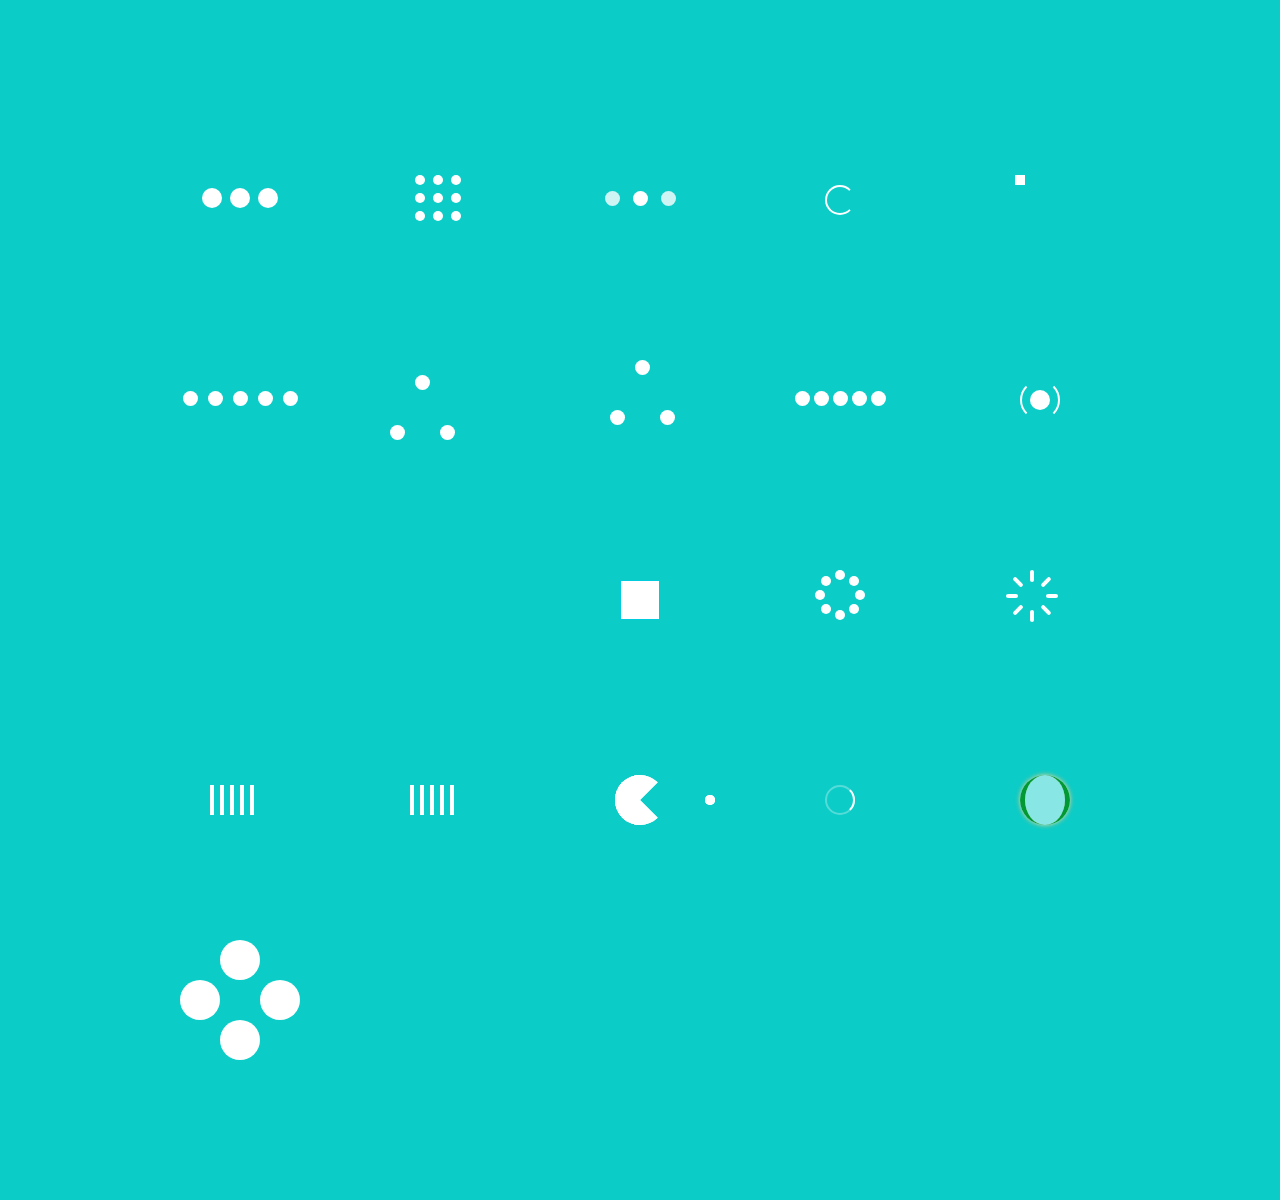
<file: css等待动画/index.html>
<!DOCTYPE html>
<html lang="en">
<head>
    <meta charset="UTF-8">
    <title>css loading</title>
    <link rel="stylesheet" href="base.css">
    <link rel="stylesheet" href="loading.css">
</head>
<body>
<div class="container">
    <div class="loading">
        <div class="inner ball_plus">
            <div></div>
            <div></div>
            <div></div>
        </div>
    </div>
    <div class="loading">
        <div class="inner ball_grid">
            <div></div>
            <div></div>
            <div></div>
            <div></div>
            <div></div>
            <div></div>
            <div></div>
            <div></div>
            <div></div>
        </div>
    </div>
    <div class="loading">
        <div class="inner ball_rotate">
            <div></div>
        </div>
    </div>
    <div class="loading">
        <div class="inner ball_line">
            <div></div>
        </div>
    </div>
    <div class="loading">
        <div class="inner cube_transition">
            <div></div>
            <div></div>
        </div>
    </div>
    <div class="loading">
        <div class="inner ball_five">
            <div></div>
            <div></div>
            <div></div>
            <div></div>
            <div></div>
        </div>
    </div>
    <div class="loading">
        <div class="inner ball_triangle">
            <div></div>
            <div></div>
            <div></div>
        </div>
    </div>
    <div class="loading">
        <div class="inner ball_triangle_path">
            <div></div>
            <div></div>
            <div></div>
        </div>
    </div>
    <div class="loading">
        <div class="inner ball_snake">
            <div></div>
            <div></div>
            <div></div>
            <div></div>
            <div></div>
        </div>
    </div>
    <div class="loading">
        <div class="inner ball_concentric">
            <div>
                <div></div>
            </div>
        </div>
    </div>
    <div class="loading">
        <div class="inner ball_scale">
            <div></div>
            <div></div>
            <div></div>
        </div>
    </div>
    <div class="loading">
        <div class="inner ball_scale_line">
            <div></div>
            <div></div>
            <div></div>
        </div>
    </div>
    <div class="loading">
        <div class="inner square">
            <div></div>
        </div>
    </div>
    <div class="loading">
        <div class="inner ball_spin_fade">
            <div></div>
            <div></div>
            <div></div>
            <div></div>
            <div></div>
            <div></div>
            <div></div>
            <div></div>
        </div>
    </div>
    <div class="loading">
        <div class="inner square_spin_fade">
            <div></div>
            <div></div>
            <div></div>
            <div></div>
            <div></div>
            <div></div>
            <div></div>
            <div></div>
        </div>
    </div>
    <div class="loading">
        <div class="inner square_volume_mid">
            <div></div>
            <div></div>
            <div></div>
            <div></div>
            <div></div>
        </div>
    </div>
    <div class="loading">
        <div class="inner square_volume_left">
            <div></div>
            <div></div>
            <div></div>
            <div></div>
            <div></div>
        </div>
    </div>
    <div class="loading">
        <div class="inner ball_eating">
            <div></div>
            <div></div>
            <div></div>
            <div></div>
            <div></div>
        </div>
    </div>
    <div class="loading">
        <div class="inner ball_line_rotate">
            <div></div>
            <div></div>
        </div>
    </div>
    <div class="loading">
        <div class="inner ball_3d_rotate">
            <div></div>
            <div></div>
        </div>
    </div>
    <div class="loading">
        <div class="inner ball_ellipse">
            <div></div>
            <div></div>
            <div></div>
            <div></div>
            <div></div>
        </div>
    </div>
    <div class="loading"></div>
    <div class="loading"></div>
</div>
</body>
</html>
</file>
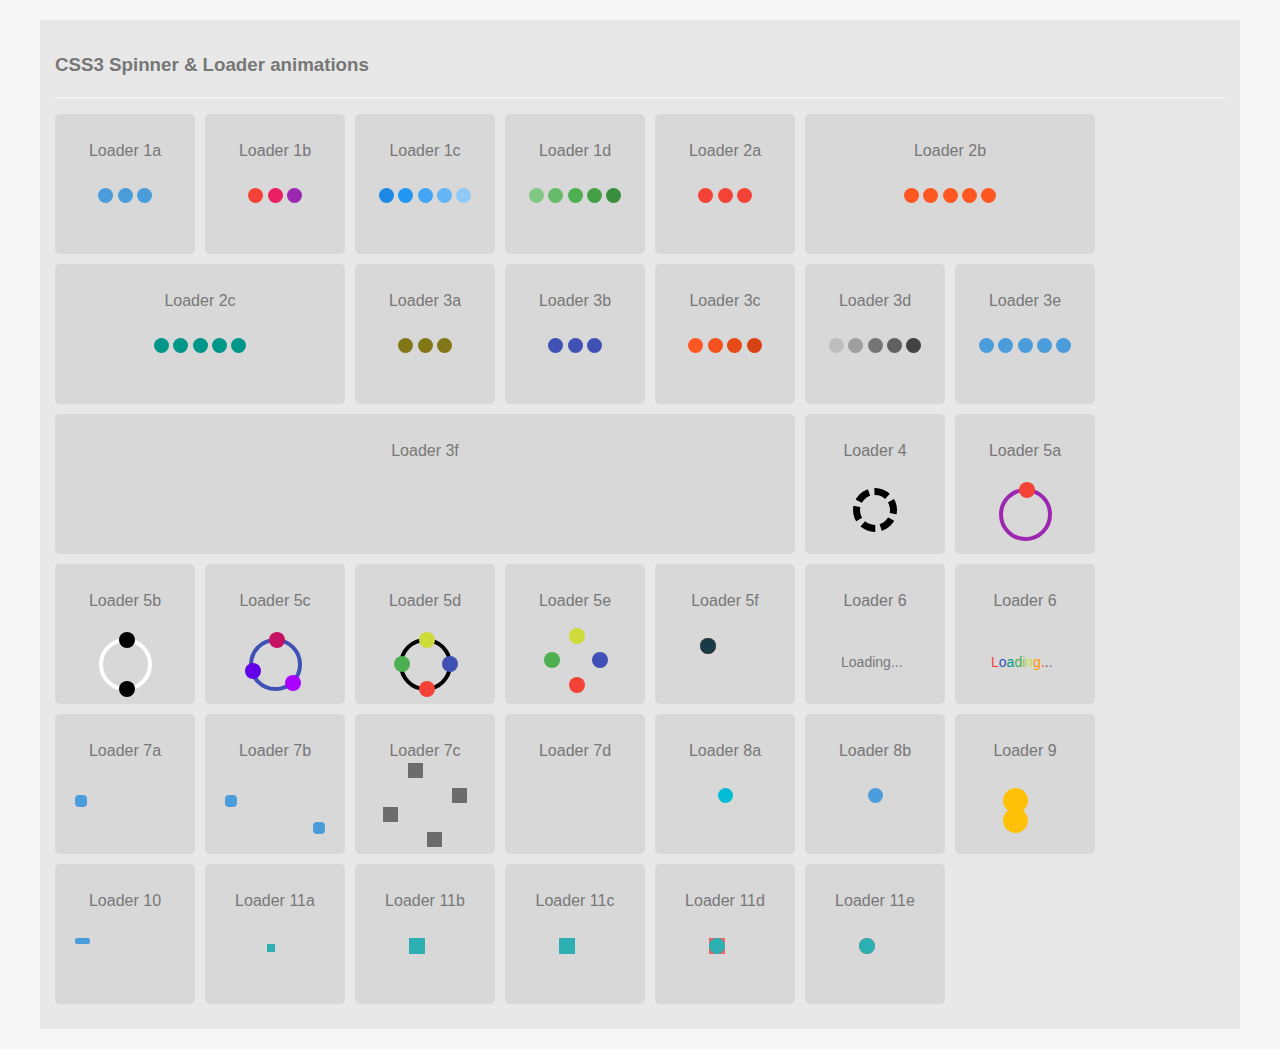
<file: moreloading/index.html>
<!DOCTYPE html>
<html>
<head>
    <meta charset="UTF-8">
    <title>纯CSS3 Loading加载动画DEMO演示</title>

    <link rel="stylesheet" href="style.css">

</head>

<body>
<div class="content">
    <h3>CSS3 Spinner & Loader animations</h3>
    <div class="wrapp">
        <div class="load-1">
            <p>Loader 1a</p>
            <div class="k-line k-line1-1"></div>
            <div class="k-line k-line1-2"></div>
            <div class="k-line k-line1-3"></div>
        </div>
    </div>
    <div class="wrapp">
        <div class="load-1">
            <p>Loader 1b</p>
            <div class="k-line k-line2-1"></div>
            <div class="k-line k-line2-2"></div>
            <div class="k-line k-line2-3"></div>
        </div>
    </div>
    <div class="wrapp">
        <div class="load-1">
            <p>Loader 1c</p>
            <div class="k-line k-line3-1"></div>
            <div class="k-line k-line3-2"></div>
            <div class="k-line k-line3-3"></div>
            <div class="k-line k-line3-4"></div>
            <div class="k-line k-line3-5"></div>
        </div>
    </div>
    <div class="wrapp">
        <div class="load-1">
            <p>Loader 1d</p>
            <div class="k-line k-line4-1"></div>
            <div class="k-line k-line4-2"></div>
            <div class="k-line k-line4-3"></div>
            <div class="k-line k-line4-4"></div>
            <div class="k-line k-line4-5 "></div>
        </div>
    </div>
    <div class="wrapp">
        <div class="load-2">
            <p>Loader 2a</p>
            <div class="k-line k-line5-1"></div>
            <div class="k-line k-line5-2"></div>
            <div class="k-line k-line5-3"></div>
        </div>
    </div>
    <div class="wrapp" style="width:250px">
        <div class="load-2">
            <p>Loader 2b</p>
            <div class="k-line k-line6-1"></div>
            <div class="k-line k-line6-2"></div>
            <div class="k-line k-line6-3"></div>
            <div class="k-line k-line6-4"></div>
            <div class="k-line k-line6-5"></div>
        </div>
    </div>
    <div class="wrapp" style="width:250px">
        <div class="load-2">
            <p>Loader 2c</p>
            <div class="k-line k-line6b-1"></div>
            <div class="k-line k-line6b-2"></div>
            <div class="k-line k-line6b-3"></div>
            <div class="k-line k-line6b-4"></div>
            <div class="k-line k-line6b-5"></div>
        </div>
    </div>
    <div class="wrapp">
        <div class="load-3">
            <p>Loader 3a</p>
            <div class="k-line k-line7-1"></div>
            <div class="k-line k-line7-2"></div>
            <div class="k-line k-line7-3"></div>
        </div>
    </div>
    <div class="wrapp">
        <div class="load-3">
            <p>Loader 3b</p>
            <div class="k-line k-line8-1"></div>
            <div class="k-line k-line8-2"></div>
            <div class="k-line k-line8-3"></div>
        </div>
    </div>
    <div class="wrapp">
        <div class="load-3">
            <p>Loader 3c</p>
            <div class="k-line k-line9-1"></div>
            <div class="k-line k-line9-2"></div>
            <div class="k-line k-line9-3"></div>
            <div class="k-line k-line9-4"></div>
        </div>
    </div>
    <div class="wrapp">
        <div class="load-3">
            <p>Loader 3d</p>
            <div class="k-line k-line9b-1"></div>
            <div class="k-line k-line9b-2"></div>
            <div class="k-line k-line9b-3"></div>
            <div class="k-line k-line9b-4"></div>
            <div class="k-line k-line9b-5"></div>
        </div>
    </div>
    <div class="wrapp">
        <div class="load-3">
            <p>Loader 3e</p>
            <div class="k-line k-line11-1"></div>
            <div class="k-line k-line11-2"></div>
            <div class="k-line k-line11-3"></div>
            <div class="k-line k-line11-4"></div>
            <div class="k-line k-line11-5"></div>
        </div>
    </div>
    <div class="wrapp" style="width:700px">
        <div class="load-3">
            <p>Loader 3f</p>
            <div class="k-line2 k-line12-1"></div>
            <div class="k-line2 k-line12-2"></div>
            <div class="k-line2 k-line12-3"></div>
            <div class="k-line2 k-line12-4"></div>
            <div class="k-line2 k-line12-5"></div>
            <div class="k-line2 k-line12-6"></div>
            <div class="k-line2 k-line12-7"></div>
            <div class="k-line2 k-line12-8"></div>
        </div>
    </div>
    <div class="wrapp">
        <!-- Loader 4 don't work on firefox because of the border-radius and the "dashed" style. -->
        <div class="load-4">
            <p>Loader 4</p>
            <div class="k-ring-1"></div>
        </div>
    </div>
    <div class="wrapp">
        <div class="load-5">
            <p>Loader 5a</p>
            <div class="k-ring-2">
                <div class="k-ball-holder">
                    <div class="k-ball1a"></div>
                </div>
            </div>
        </div>
    </div>
    <div class="wrapp">
        <div class="load-5">
            <p>Loader 5b</p>
            <div class="k-ring-2" style="border-color:#FFFFFF;">
                <div class="k-ball-holder">
                    <div class="k-ball1b"></div>
                    <div class="k-ball2a"></div>
                </div>
            </div>
        </div>
    </div>
    <div class="wrapp">
        <div class="load-5">
            <p>Loader 5c</p>
            <div class="k-ring-2" style="border-color:#3F51B5;">
                <div class="k-ball-holder2">
                    <div class="k-ball1c"></div>
                    <div class="k-ball3"></div>
                    <div class="k-ball4"></div>
                </div>
            </div>
        </div>
    </div>
    <div class="wrapp">
        <div class="load-5">
            <p>Loader 5d</p>
            <div class="k-ring-2" style="border-color:#000000;">
                <div class="k-ball-holder2">
                    <div class="k-ball1d"></div>
                    <div class="k-ball2b"></div>
                    <div class="k-ball5a"></div>
                    <div class="k-ball6a"></div>
                </div>
            </div>
        </div>
    </div>
    <div class="wrapp">
        <div class="load-5">
            <p>Loader 5e</p>
            <div class="k-ring-2" style="border:hidden;">
                <div class="k-ball-holder2">
                    <div class="k-ball1e"></div>
                    <div class="k-ball2c"></div>
                    <div class="k-ball5b"></div>
                    <div class="k-ball6b"></div>
                </div>
            </div>
        </div>
    </div>
    <div class="wrapp">
        <div class="load-5">
            <p>Loader 5f</p>
            <div class="k-ball-holder3">
                <div class="k-ball7a"></div>
                <div class="k-ball7b"></div>
                <div class="k-ball7c"></div>
                <div class="k-ball7d"></div>
            </div>
        </div>
    </div>
    <div class="wrapp">
        <div class="load-6">
            <p>Loader 6</p>
            <div class="k-letter-holder">
                <div class="k-letter-1 k-letter">L</div>
                <div class="k-letter-2 k-letter">o</div>
                <div class="k-letter-3 k-letter">a</div>
                <div class="k-letter-4 k-letter">d</div>
                <div class="k-letter-5 k-letter">i</div>
                <div class="k-letter-6 k-letter">n</div>
                <div class="k-letter-7 k-letter">g</div>
                <div class="k-letter-8 k-letter">.</div>
                <div class="k-letter-9 k-letter">.</div>
                <div class="k-letter-10 k-letter">.</div>
            </div>
        </div>
    </div>
    <div class="wrapp">
        <div class="load-6">
            <p>Loader 6</p>
            <div class="k-letter-holder">
                <div class="k-letter-1b k-letter">L</div>
                <div class="k-letter-2b k-letter">o</div>
                <div class="k-letter-3b k-letter">a</div>
                <div class="k-letter-4b k-letter">d</div>
                <div class="k-letter-5b k-letter">i</div>
                <div class="k-letter-6b k-letter">n</div>
                <div class="k-letter-7b k-letter">g</div>
                <div class="k-letter-8b k-letter">.</div>
                <div class="k-letter-9b k-letter">.</div>
                <div class="k-letter-10b k-letter">.</div>
            </div>
        </div>
    </div>
    <div class="wrapp">
        <div class="load-7">
            <p>Loader 7a</p>
            <div class="k-square-holder">
                <div class="k-square"></div>
            </div>
        </div>
    </div>
    <div class="wrapp">
        <div class="load-7">
            <p>Loader 7b</p>
            <div class="k-square-holder">
                <div class="k-square"></div>
            </div>
            <div class="k-square-holder">
                <div class="k-square2"></div>
            </div>
        </div>
    </div>
    <div class="wrapp">
        <div class="load-7">
            <p>Loader 7c</p>
            <div class='k-square-holder2'>
                <div class='k-square3 k-square3a'></div>
                <div class='k-square3 k-square3b'></div>
                <div class='k-square3 k-square3c'></div>
                <div class='k-square3 k-square3d'></div>
            </div>
        </div>
    </div>
    <div class="wrapp">
        <div class="load-7">
            <p>Loader 7d</p>
            <div class='k-square-holder2'>
                <div class='k-square4 k-square4a'></div>
                <div class='k-square4 k-square4b'></div>
                <div class='k-square4 k-square4c'></div>
                <div class='k-square4 k-square4d'></div>
            </div>
        </div>
    </div>
    <div class="wrapp">
        <div class="load-8">
            <p>Loader 8a</p>
            <div class="k-line k-line10"></div>
        </div>
    </div>
    <div class="wrapp">
        <div class="load-8">
            <p>Loader 8b</p>
            <div class="k-line k-line10b"></div>
        </div>
    </div>
    <div class="wrapp">
        <div class="load-9">
            <p>Loader 9</p>
            <div class="k-spinner">
                <div class="k-bubble-1"></div>
                <div class="k-bubble-2"></div>
            </div>
        </div>
    </div>
    <div class="wrapp">
        <div class="load-10">
            <p>Loader 10</p>
            <div class="k-bar"></div>
        </div>
    </div>
    <div class="wrapp">
        <div class="load-11">
            <p>Loader 11a</p>
            <div class="k-loader k-small"></div>
        </div>
    </div>
    <div class="wrapp">
        <div class="load-12">
            <p>Loader 11b</p>
            <div class="k-loader"></div>
        </div>
    </div>
    <div class="wrapp">
        <div class="load-13">
            <p>Loader 11c</p>
            <div class="k-loader k-circle-before"></div>
        </div>
    </div>
    <div class="wrapp">
        <div class="load-14">
            <p>Loader 11d</p>
            <div class="k-loader k-circle-after"></div>
        </div>
    </div>
    <div class="wrapp">
        <div class="load-15">
            <p>Loader 11e</p>
            <div class="k-loader k-circle"></div>
        </div>
    </div>
</div>
<div class="clear"></div>

<div style="text-align:center;clear:both;">
    <!--<script src="/gg_bd_ad_720x90.js" type="text/javascript"></script>-->
    <!--<script src="/follow.js" type="text/javascript"></script>-->
</div>
</body>
</html>
</file>
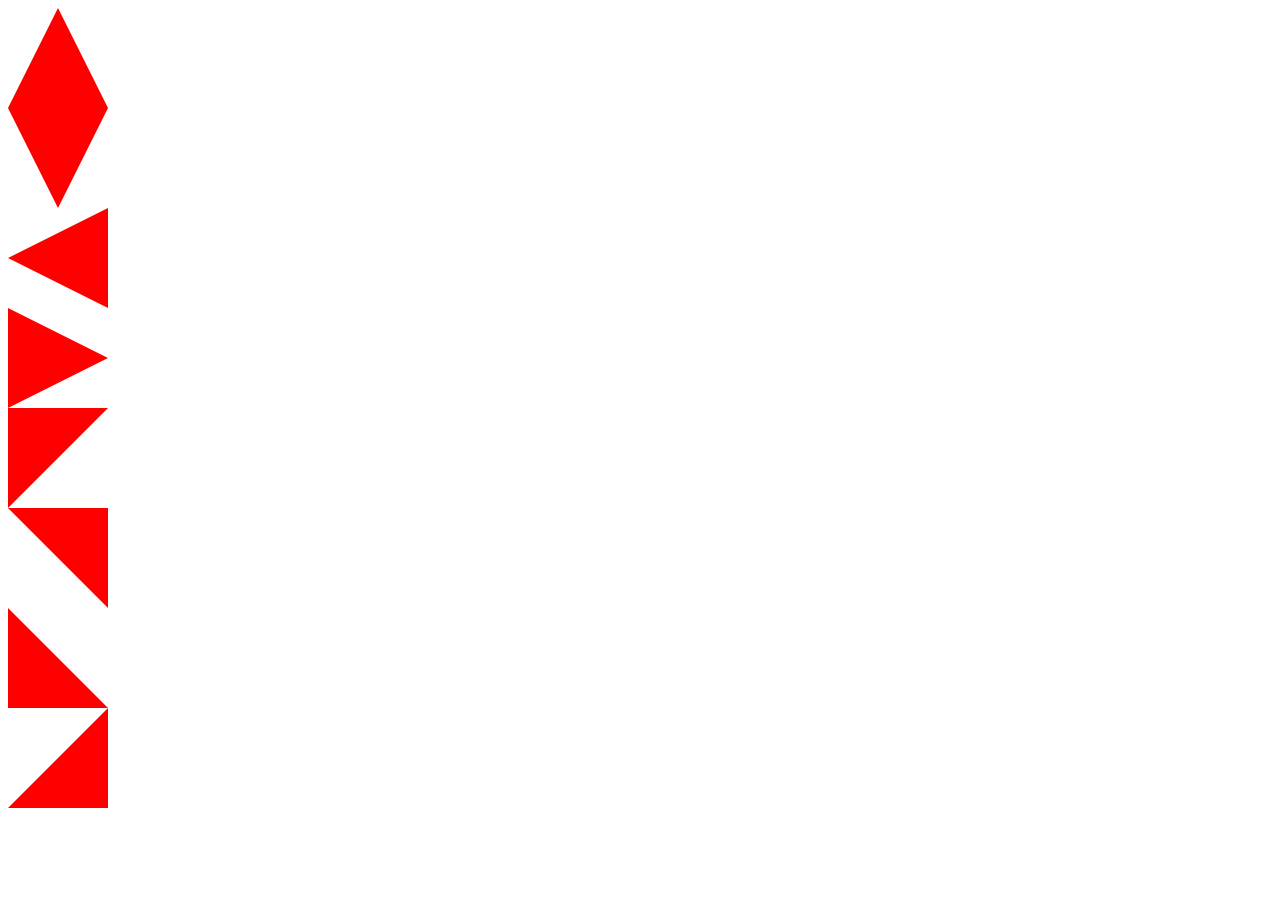
<file: css三角形.html>
<!DOCTYPE html>
<html lang="en">
<head>
    <meta charset="UTF-8">
    <title>css三角形</title>
    <style>
        #triangle-up {
            width: 0;
            height: 0;
            border-left: 50px solid transparent;
            border-right: 50px solid transparent;
            border-bottom: 100px solid red;
        }
        #triangle-down {
            width: 0;
            height: 0;
            border-left: 50px solid transparent;
            border-right: 50px solid transparent;
            border-top: 100px solid red;
        }
        #triangle-left {
            width: 0;
            height: 0;
            border-top: 50px solid transparent;
            border-right: 100px solid red;
            border-bottom: 50px solid transparent;
        }
        #triangle-right {
            width: 0;
            height: 0;
            border-top: 50px solid transparent;
            border-left: 100px solid red;
            border-bottom: 50px solid transparent;
        }
        #triangle-topleft {
            width: 0;
            height: 0;
            border-top: 100px solid red;
            border-right: 100px solid transparent;
        }
        #triangle-topright {
            width: 0;
            height: 0;
            border-top: 100px solid red;
            border-left: 100px solid transparent;
        }
        #triangle-bottomleft {
            width: 0;
            height: 0;
            border-bottom: 100px solid red;
            border-right: 100px solid transparent;
        }
        #triangle-bottomright {
            width: 0;
            height: 0;
            border-bottom: 100px solid red;
            border-left: 100px solid transparent;
        }
    </style>
</head>
<body>
<div id="triangle-up"></div>
<div id="triangle-down"></div>
<div id="triangle-left"></div>
<div id="triangle-right"></div>
<div id="triangle-topleft"></div>
<div id="triangle-topright"></div>
<div id="triangle-bottomleft"></div>
<div id="triangle-bottomright"></div>
</body>
</html>
</file>
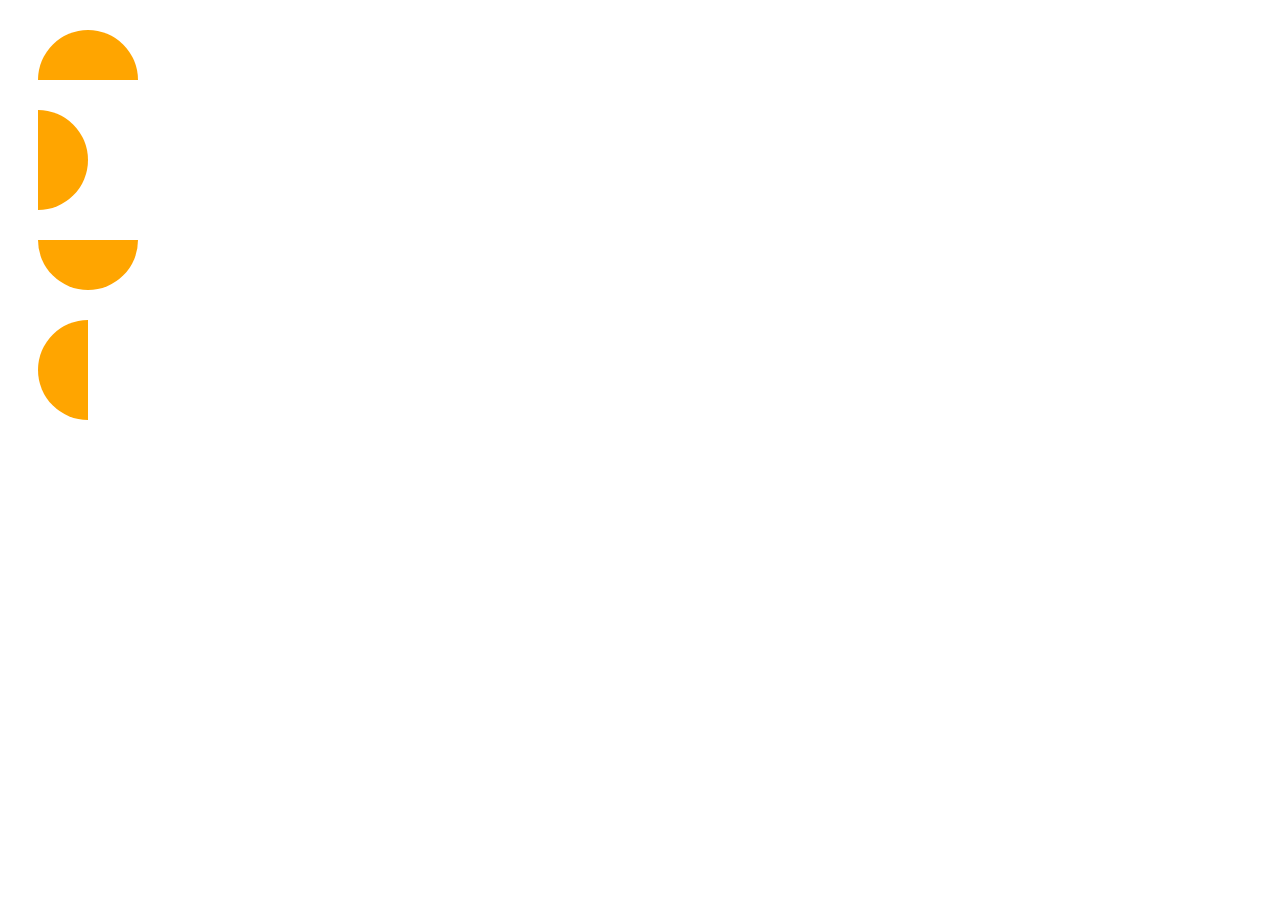
<file: css半圆.html>
<!DOCTYPE html>
<html lang="en">
<head>
    <meta charset="UTF-8">
    <title>Title</title>
    <style>
        .semicircle {
            background-color: orange;
            margin: 30px;
        }
        .top {
            width: 100px;/*宽度为高度的2倍*/
            height: 50px;
            border-radius: 50px 50px 0 0;/*圆角半径为高度的值*/
        }
        .right {
            height: 100px;/*高度为宽度的2倍*/
            width: 50px;
            border-radius: 0 50px 50px 0;/*圆角半径为宽度的值*/
        }
        .bottom {
            width: 100px;/*宽度为高度的2倍*/
            height: 50px;
            border-radius: 0 0 50px 50px;/*圆角半径为高度的值*/
        }
        .left {
            width: 50px;
            height: 100px;/*高度为宽度的2倍*/
            border-radius: 50px 0 0 50px;/*圆角半径为宽度的值*/
        }
    </style>
</head>
<body>
    <div class="semicircle top"></div>
    <div class="semicircle right"></div>
    <div class="semicircle bottom"></div>
    <div class="semicircle left"></div>
</body>
</html>
</file>
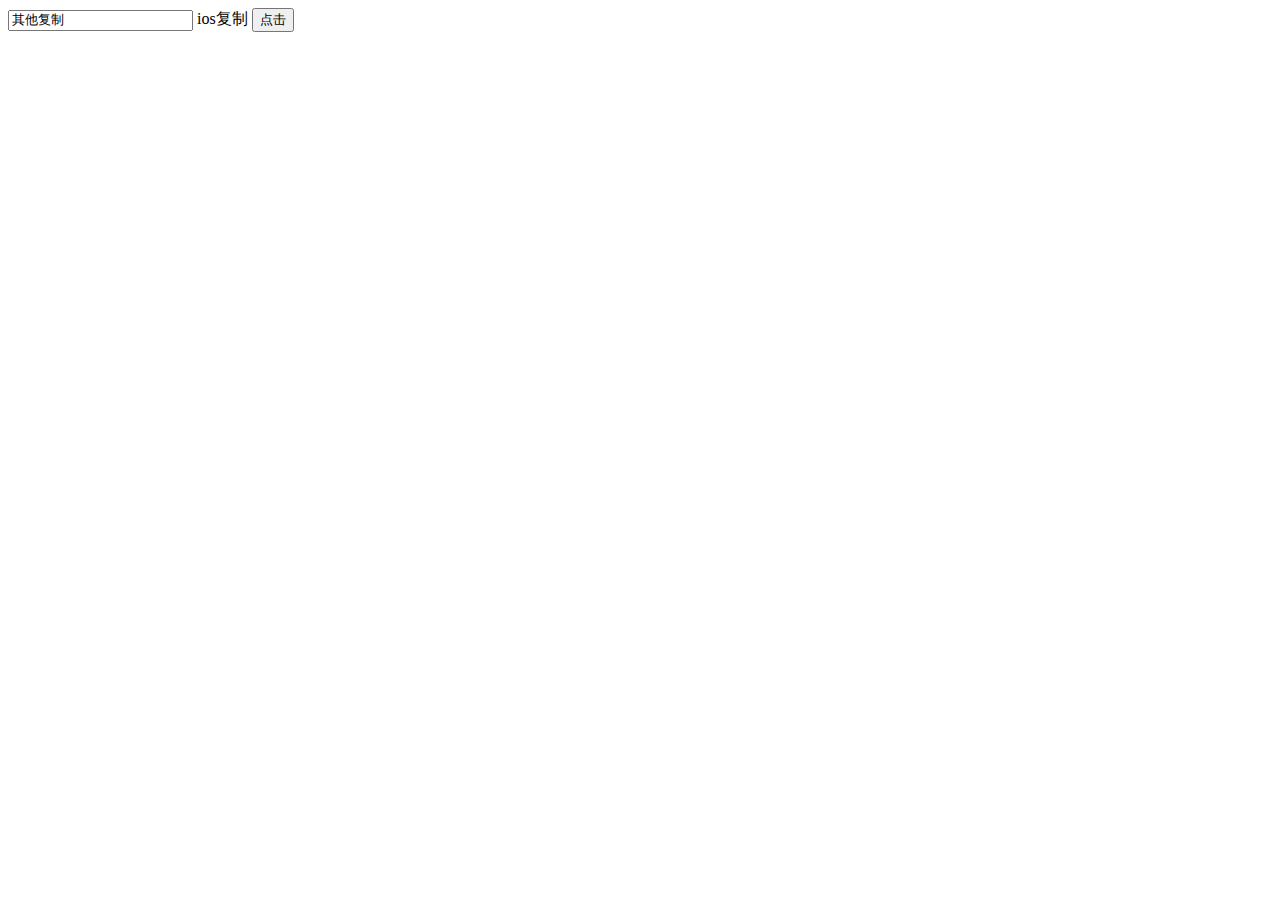
<file: js复制.html>
<!DOCTYPE html>
<html lang="en">
<head>
    <meta charset="UTF-8">
    <title>Title</title>
</head>
<body>
<input id="biao1" value="其他复制"/>
<span id="biaoios">ios复制</span>

<button onclick="img()">点击</button>
<script type="text/javascript">

function img () {
    if (navigator.userAgent.match(/(iPhone|iPod|iPad);?/i)) {//区分iPhone设备
        window.getSelection().removeAllRanges();//这段代码必须放在前面否则无效
        var Url2 = document.getElementById("biaoios");//要复制文字的节点
        var range = document.createRange();
        alert(range)
        // 选中需要复制的节点
        range.selectNode(Url2);
        // 执行选中元素
        window.getSelection().addRange(range);
        // 执行 copy 操作
        var successful = document.execCommand('copy');
        // 移除选中的元素
        window.getSelection().removeAllRanges();
        alert('复制成功')
    } else {
        var Url2 = document.getElementById("biao1");//要复制文字的节点
        Url2.select(); // 选择对象
        console.log(Url2)
        document.execCommand("Copy"); // 执行浏览器复制命令
        alert('复制成功')
    }
}
</script>
</body>
</html>
</file>
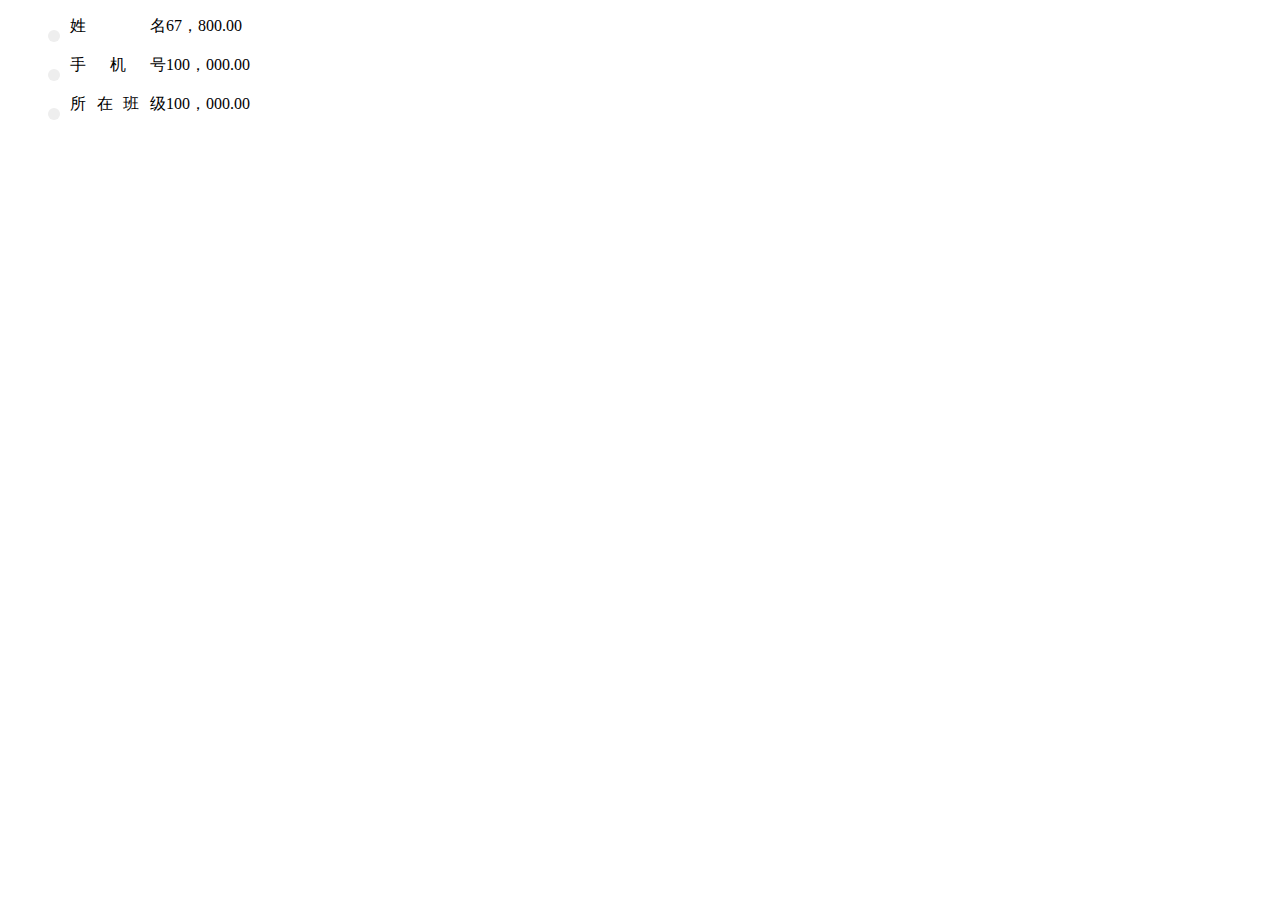
<file: 两端对齐.html>
<!DOCTYPE html>
<html lang="en">
<head>
    <meta charset="UTF-8">
    <title>Title</title>
    <style>
        li {
            position: relative;
            display: block;
            overflow: hidden;
        }

        span:first-child {
            position: relative;
            width: 96px;
            text-align: justify;
            float: left;
            padding-left: 22px;
        }

        span:first-child::before {
            content: '';
            position: absolute;
            left: 0;
            top: 50%;
            width: 12px;
            height: 12px;
            margin-top: -6px;
            background-color: #eee;
            border-radius: 50%;
        }

        span:first-child::after {
            content: '';
            display: inline-block;
            width: 100%;
        }
    </style>
</head>
<body>
<ul>
    <li>
        <span>姓名</span>
        <span>67，800.00</span>
    </li>
    <li>
        <span>手机号</span>
        <span>100，000.00</span>
    </li>
    <li>
        <span>所在班级</span>
        <span>100，000.00</span>
    </li>
</ul>
</body>
</html>
</file>
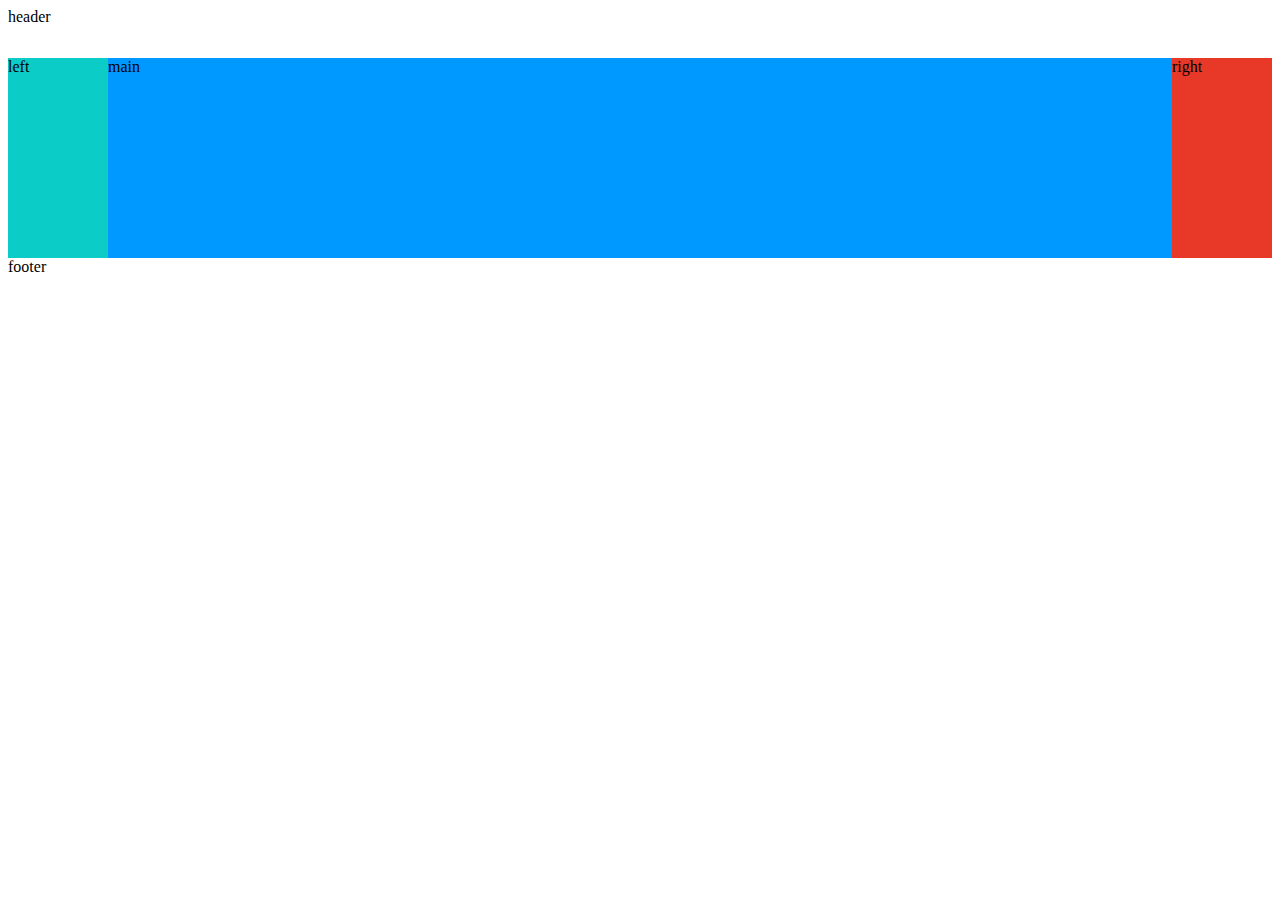
<file: 双飞翼布局.html>
<!DOCTYPE html>
<html lang="en">
<head>
    <meta charset="UTF-8">
    <meta name="viewport"
          content="width=device-width,initial-scale=1,minimum-scale=1,maximum-scale=1,user-scalable=no"/>
    <title>Title</title>
    <style>
        header, footer {
            height: 50px;
        }

        .wrapper {
            padding: 0;
            overflow: hidden;
        }

        .col {
            float: left;
        }

        .main {
            width: 100%;
            background-color: #0099ff;
        }

        .main-wrap {
            margin: 0 100px 0 100px;
            height: 200px;
        }

        .left {
            width: 100px;
            height: 200px;
            margin-left: -100%;
            background-color: #0CCCC8;
        }

        .right {
            width: 100px;
            height: 200px;
            margin-left: -100px;
            background-color: #e73828;
        }
    </style>
</head>
<body>

<header>header</header>
<section class="wrapper">
    <section class="col main">
        <section class="main-wrap">main</section>
    </section>
    <aside class="col left">left</aside>
    <aside class="col right">right</aside>
</section>
<footer>footer</footer>
</body>
</html>
</file>
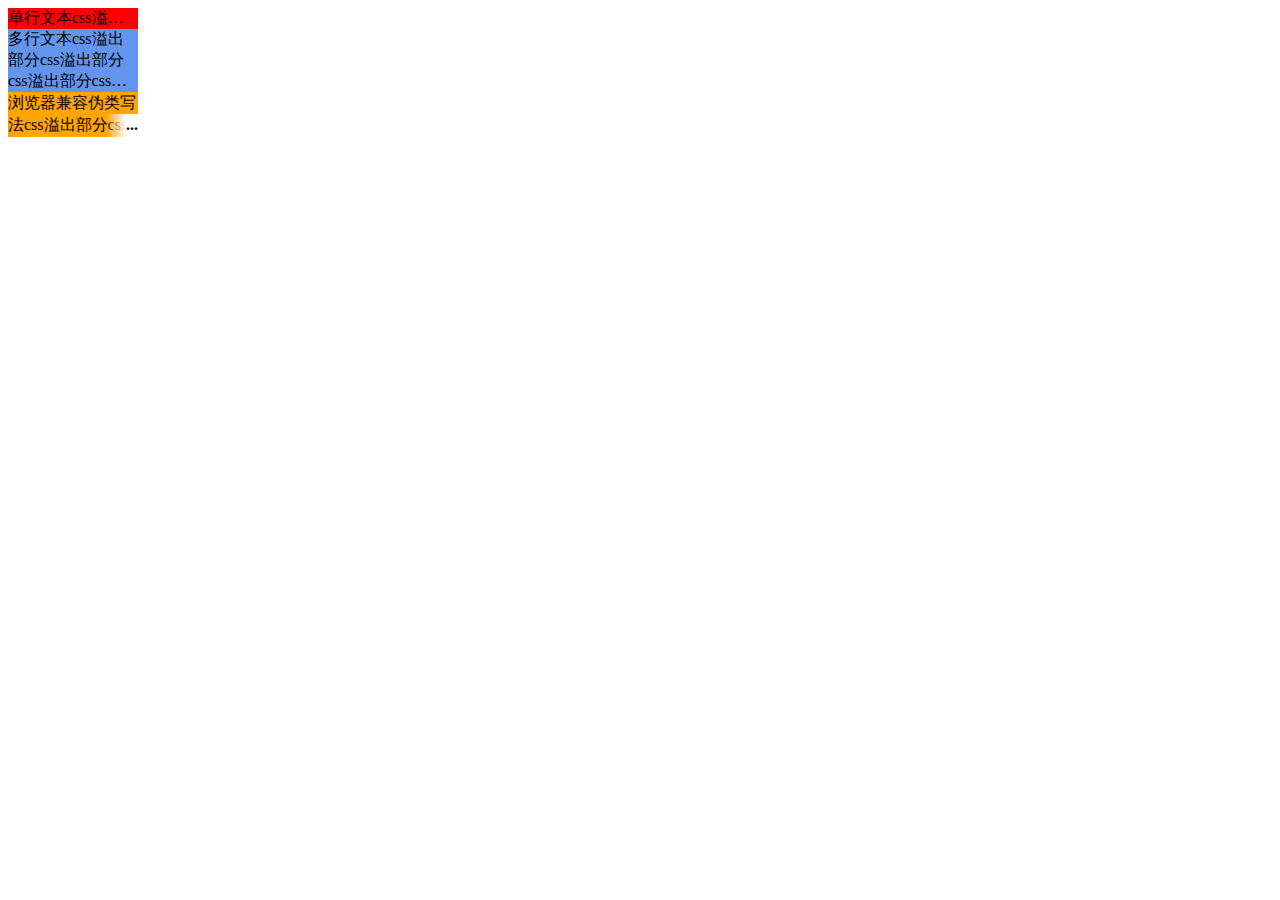
<file: 文字隐藏显示点点点.html>
<!DOCTYPE html>
<html lang="en">
<head>
    <meta charset="UTF-8">
    <title>Title</title>
    <style>
        .ellipsis {
            overflow: hidden;
            text-overflow: ellipsis;
            white-space: nowrap;
            width: 130px;
            background-color: red;
        }

        .mult_line_ellipsis {
            overflow: hidden;
            text-overflow: ellipsis;
            display: -webkit-box;
            -webkit-line-clamp: 3;
            -webkit-box-orient: vertical;
            width: 130px;
            background-color: cornflowerblue;
        }

        .imitate_ellipsis {
            position: relative;
            line-height: 1.4em;
            height: 2.8em;
            overflow: hidden;
            width: 130px;
            background-color: orange;
        }

        .imitate_ellipsis::after {
            content: "...";
            font-weight: bold;
            position: absolute;
            bottom: 0;
            right: 0;
            padding-left: 20px;
            background: -webkit-linear-gradient(left, transparent, #fff 62%);
            background: -o-linear-gradient(right, transparent, #fff 62%);
            background: -moz-linear-gradient(right, transparent, #fff 62%);
            background: linear-gradient(to right, transparent, #fff 62%);
        }
    </style>
</head>
<body>
<div class="ellipsis">
    单行文本css溢出部分css溢出部分css溢出部分css溢出部分css溢出部分css溢出部分css溢出部分
</div>
<div class="mult_line_ellipsis">
    多行文本css溢出部分css溢出部分css溢出部分css溢出部分css溢出部分css溢出部分css溢出部分
</div>
<div class="imitate_ellipsis">
    浏览器兼容伪类写法css溢出部分css溢出部分css溢出部分css溢出部分css溢出部分css溢出部分css溢出部分
</div>
</body>
</html>
</file>
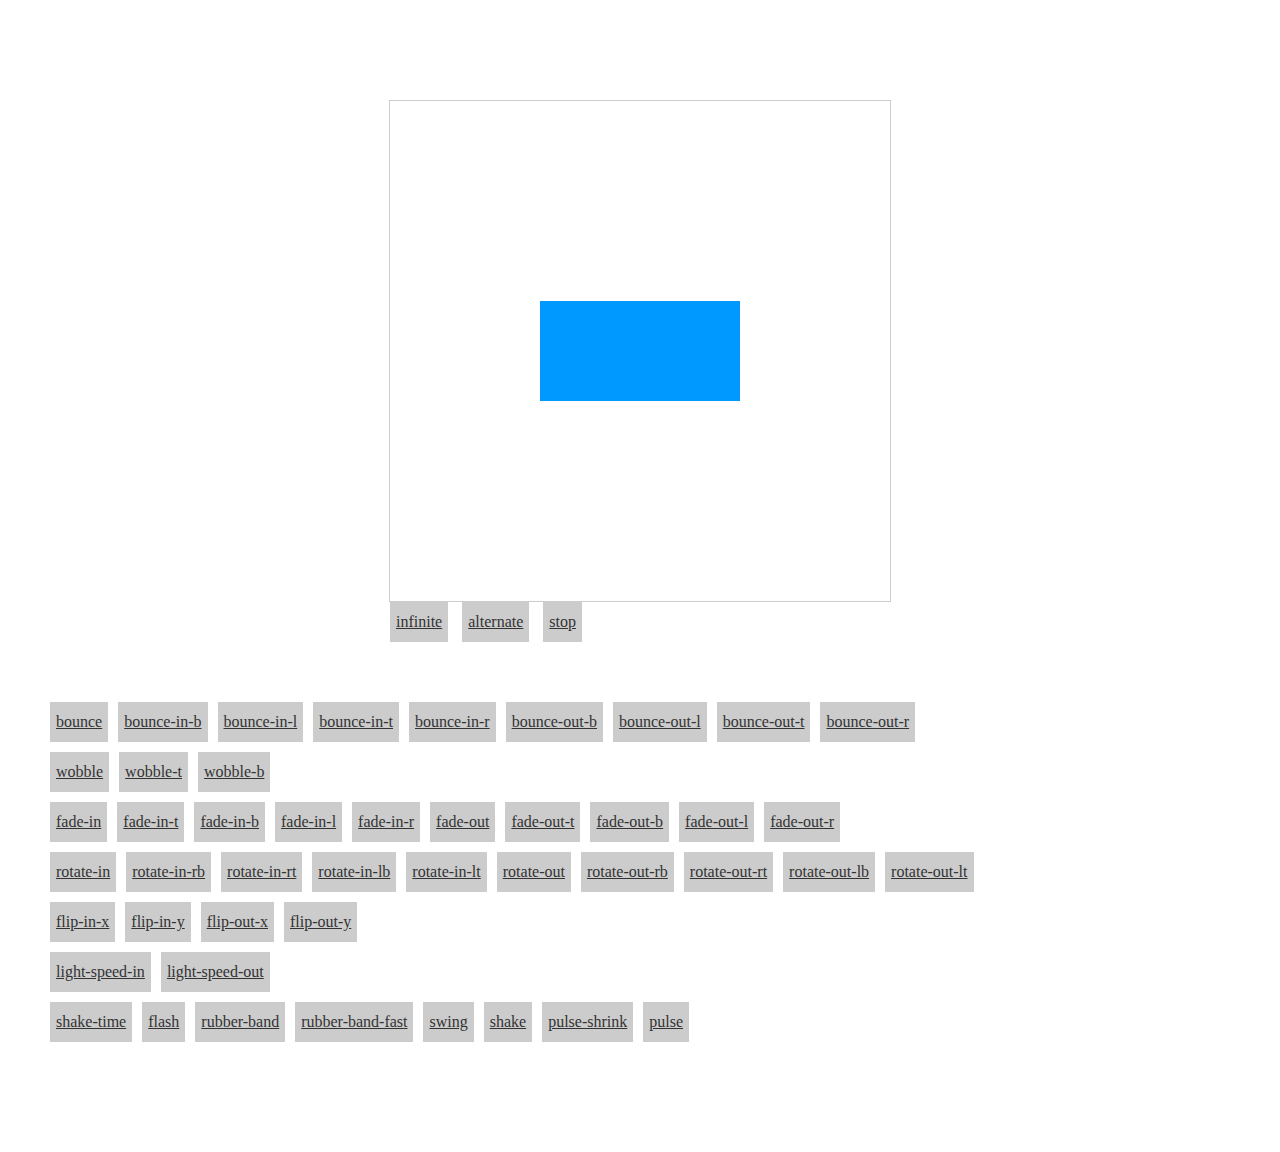
<file: css动画库/css常用动画库.html>
<!DOCTYPE html>
<html lang="en">
<head>
    <meta charset="UTF-8">
    <title>demo</title>
    <link rel="stylesheet" href="./ec-css2.css">
    <style>
        .big {
            width: 500px;
            height: 500px;
            border: 1px solid #ccc;
            margin: 100px auto 0 auto;
        }

        #demo {
            width: 200px;
            height: 100px;
            margin: 200px auto;
            background: #09f;
        }

        .btn-box {
            margin: 0 auto 100px auto;
            max-width: 1200px;
            font-size: 0;
        }

        .btn-box a {
            font-size: 16px;
            display: inline-block;
            height: 40px;
            line-height: 40px;
            padding: 0 6px;
            color: #333;
            background: #ccc;
            margin: 0 0 10px 10px;
        }

        .btn-box .cur {
            background: #09f;
            color: #fff;
        }

        .an-type {
            width: 500px;
            height: 100px;
            margin: 0 auto;
        }

        .an-type a {
            font-size: 16px;
            display: inline-block;
            height: 40px;
            line-height: 40px;
            padding: 0 6px;
            color: #333;
            background: #ccc;
            margin: 0 10px 10px 0;
        }

        .an-type .cur {
            background: #09f;
            color: #fff;
        }
    </style>
</head>
<body>
<div class="big">
    <div class="" id="demo"></div>
</div>
<div class="an-type">
    <a href="javascripr:;" data-class="ec-infinite" id="infinite">infinite</a>
    <a href="javascripr:;" data-class="ec-alternate" id="alternate">alternate</a>
    <a href="javascripr:;" id="stop">stop</a>
</div>
<div class="btn-box">
    <a href="javascripr:;" data-class="ec-bounce" class="an-a">bounce</a>
    <a href="javascripr:;" data-class="ec-bounce-in-b" class="an-a">bounce-in-b</a>
    <a href="javascripr:;" data-class="ec-bounce-in-l" class="an-a">bounce-in-l</a>
    <a href="javascripr:;" data-class="ec-bounce-in-t" class="an-a">bounce-in-t</a>
    <a href="javascripr:;" data-class="ec-bounce-in-r" class="an-a">bounce-in-r</a>
    <a href="javascripr:;" data-class="ec-bounce-out-b" class="an-a">bounce-out-b</a>
    <a href="javascripr:;" data-class="ec-bounce-out-l" class="an-a">bounce-out-l</a>
    <a href="javascripr:;" data-class="ec-bounce-out-t" class="an-a">bounce-out-t</a>
    <a href="javascripr:;" data-class="ec-bounce-out-r" class="an-a">bounce-out-r</a>
    <br/>
    <a href="javascripr:;" data-class="ec-wobble" class="an-a">wobble</a>
    <a href="javascripr:;" data-class="ec-wobble-t" class="an-a">wobble-t</a>
    <a href="javascripr:;" data-class="ec-wobble-b" class="an-a">wobble-b</a>
    <br/>
    <a href="javascripr:;" data-class="ec-fade-in" class="an-a">fade-in</a>
    <a href="javascripr:;" data-class="ec-fade-in-t" class="an-a">fade-in-t</a>
    <a href="javascripr:;" data-class="ec-fade-in-b" class="an-a">fade-in-b</a>
    <a href="javascripr:;" data-class="ec-fade-in-l" class="an-a">fade-in-l</a>
    <a href="javascripr:;" data-class="ec-fade-in-r" class="an-a">fade-in-r</a>
    <a href="javascripr:;" data-class="ec-fade-out" class="an-a">fade-out</a>
    <a href="javascripr:;" data-class="ec-fade-out-t" class="an-a">fade-out-t</a>
    <a href="javascripr:;" data-class="ec-fade-out-b" class="an-a">fade-out-b</a>
    <a href="javascripr:;" data-class="ec-fade-out-l" class="an-a">fade-out-l</a>
    <a href="javascripr:;" data-class="ec-fade-out-r" class="an-a">fade-out-r</a>
    <br/>
    <a href="javascripr:;" data-class="ec-rotate-in" class="an-a">rotate-in</a>
    <a href="javascripr:;" data-class="ec-rotate-in-rb" class="an-a">rotate-in-rb</a>
    <a href="javascripr:;" data-class="ec-rotate-in-rt" class="an-a">rotate-in-rt</a>
    <a href="javascripr:;" data-class="ec-rotate-in-lb" class="an-a">rotate-in-lb</a>
    <a href="javascripr:;" data-class="ec-rotate-in-lt" class="an-a">rotate-in-lt</a>
    <a href="javascripr:;" data-class="ec-rotate-out" class="an-a">rotate-out</a>
    <a href="javascripr:;" data-class="ec-rotate-out-rb" class="an-a">rotate-out-rb</a>
    <a href="javascripr:;" data-class="ec-rotate-out-rt" class="an-a">rotate-out-rt</a>
    <a href="javascripr:;" data-class="ec-rotate-out-lb" class="an-a">rotate-out-lb</a>
    <a href="javascripr:;" data-class="ec-rotate-out-lt" class="an-a">rotate-out-lt</a>
    <br/>
    <a href="javascripr:;" data-class="ec-flip-in-x" class="an-a">flip-in-x</a>
    <a href="javascripr:;" data-class="ec-flip-in-y" class="an-a">flip-in-y</a>
    <a href="javascripr:;" data-class="ec-flip-out-x" class="an-a">flip-out-x</a>
    <a href="javascripr:;" data-class="ec-flip-out-y" class="an-a">flip-out-y</a>
    <br/>
    <a href="javascripr:;" data-class="ec-light-speed-in" class="an-a">light-speed-in</a>
    <a href="javascripr:;" data-class="ec-light-speed-out" class="an-a">light-speed-out</a>
    <br/>
    <a href="javascripr:;" data-class="ec-shake-time" class="an-a">shake-time</a>
    <a href="javascripr:;" data-class="ec-flash" class="an-a">flash</a>
    <a href="javascripr:;" data-class="ec-rubber-band" class="an-a">rubber-band</a>
    <a href="javascripr:;" data-class="ec-rubber-band-fast" class="an-a">rubber-band-fast</a>
    <a href="javascripr:;" data-class="ec-swing" class="an-a">swing</a>
    <a href="javascripr:;" data-class="ec-shake" class="an-a">shake</a>
    <a href="javascripr:;" data-class="ec-pulse-shrink" class="an-a">pulse-shrink</a>
    <a href="javascripr:;" data-class="ec-pulse" class="an-a">pulse</a>
</div>
</body>
<!--<script src="ec-do.js"></script>-->
<script type="text/javascript">
    window.onload = function () {
        var oDivDemo = document.getElementById("demo"),
            oDivBox = document.getElementsByClassName("btn-box")[0],
            oAan = oDivBox.getElementsByTagName("a"),
            oInfinite = document.getElementById("infinite"), _infinite = false,
            oAlternate = document.getElementById("alternate"), _alternate = false,
            oStop = document.getElementById("stop");
        oStop.addEventListener("click", function () {
            oDivDemo.className = "";
            _infinite = false;
            _alternate = false;
            ecDo.removeClass(oInfinite, "cur");
            ecDo.removeClass(oAlternate, "cur");
            ecDo.removeClass(oAan, "cur");
        })
        oInfinite.addEventListener("click", function () {
            _infinite = !_infinite;
            if (_infinite) {
                ecDo.addClass(oInfinite, "cur")
                ecDo.addClass(oDivDemo, "ec-infinite");
            }
            else {
                ecDo.removeClass(oInfinite, "cur")
                ecDo.removeClass(oDivDemo, "ec-infinite");
            }
        })
        oAlternate.addEventListener("click", function () {
            _alternate = !_alternate;
            if (_alternate) {
                ecDo.addClass(oAlternate, "cur")
                ecDo.addClass(oDivDemo, "ec-alternate");
            }
            else {
                ecDo.removeClass(oAlternate, "cur")
                ecDo.removeClass(oDivDemo, "ec-alternate");
            }
        })
        oDivBox.addEventListener("click", function (e) {
            var e = e || window.event;
            var target = e.target || e.srcElement, _class = "";
            if (target.nodeName.toLowerCase() === 'a') {
                ecDo.addClass(target, "cur");
                ecDo.removeClass(ecDo.siblings(target, "a"), "cur")
                _class = target.getAttribute("data-class");
                oDivDemo.className = "";
                setTimeout(function () {
                    ecDo.addClass(oDivDemo, _class);
                    if (_infinite) {
                        ecDo.addClass(oDivDemo, "ec-infinite");
                    }
                    else {
                        ecDo.removeClass(oDivDemo, "ec-infinite");
                    }
                    if (_alternate) {
                        ecDo.addClass(oDivDemo, "ec-alternate");
                    }
                    else {
                        ecDo.removeClass(oDivDemo, "ec-alternate");
                    }
                }, 50)
            }
        })
    }
</script>
</html>
</file>
<file: css等待动画/base.css>
*{
    margin: 0;
    padding: 0;
    box-sizing: border-box;
}
body{
    background-color: #0CCCC8;
}
.container{
    margin: 100px auto;
    width: 1000px;
    display: flex;
    flex-direction: row;
    flex-wrap: wrap;
}
.loading{
    width: 200px;
    height: 200px;
    display: flex;
    display: -webkit-flex;
    justify-content: center;
    align-items: center;
    /*border: 1px solid #ddd;*/
}
.inner{
}
</file>
<file: css等待动画/loading.css>
/*
   *animation: name duration timing-function delay iteration-count(播放次数) direction
   *
*/

/***********************FIRST***************************/

.ball_plus div {
    display: inline-block;
    width: 20px;
    height: 20px;
    margin: 2px;
    border-radius: 50%;
    background-color: #fff;
    -webkit-animation-fill-mode: both;
    animation-fill-mode: both;
}

@keyframes ball_plus {
    0% {
        transform: scale(1);
        -webkit-transform: scale(1);
        opacity: 1;
    }
    50% {
        transform: scale(0.3);
        -webkit-transform: scale(0.3);
        opacity: 0.7;
    }
    100% {
        transform: scale(1);
        -webkit-transform: scale(1);
        opacity: 1;
    }

}

.ball_plus div:nth-child(1) {
    -webkit-animation: ball_plus 1s linear infinite;
    animation: ball_plus 1s linear infinite;
}

.ball_plus div:nth-child(2) {
    -webkit-animation: ball_plus 1s linear .2s infinite;
    animation: ball_plus 1s linear .2s infinite;
}

.ball_plus div:nth-child(3) {
    -webkit-animation: ball_plus 1s linear .4s infinite;
    animation: ball_plus 1s linear .4s infinite;
}

/***********************SECOND***************************/

.ball_grid {
    width: 55px;
}

.ball_grid div {
    display: inline-block;
    width: 10px;
    height: 10px;
    margin: 2px;
    border-radius: 50%;
    background-color: #fff;
    -webkit-animation-fill-mode: both;
    animation-fill-mode: both;
}

@keyframes ball_grid {
    0% {
        transform: scale(1);
        -webkit-transform: scale(1);
        opacity: 1;
    }
    50% {
        transform: scale(0.3);
        -webkit-transform: scale(0.3);
        opacity: 0.7;
    }
    100% {
        transform: scale(1);
        -webkit-transform: scale(1);
        opacity: 1;
    }

}

.ball_grid div:nth-child(1) {
    -webkit-animation: ball_grid .7s -0.1s linear infinite;
    animation: ball_grid .7s -0.1s linear infinite;
}

.ball_grid div:nth-child(2) {
    -webkit-animation: ball_grid .8s 0s linear infinite;
    animation: ball_grid .8s 0s linear infinite;
}

.ball_grid div:nth-child(3) {
    -webkit-animation: ball_grid .9s .1s linear infinite;
    animation: ball_grid .9s .1s linear infinite;
}

.ball_grid div:nth-child(4) {
    -webkit-animation: ball_grid 1s .2s linear infinite;
    animation: ball_grid 1s .2s linear infinite;
}

.ball_grid div:nth-child(5) {
    -webkit-animation: ball_grid 1.1s -0.1s linear infinite;
    animation: ball_grid 1.1s -0.1s linear infinite;
}

.ball_grid div:nth-child(6) {
    -webkit-animation: ball_grid 1s .3s linear infinite;
    animation: ball_grid 1s .3s linear infinite;
}

.ball_grid div:nth-child(7) {
    -webkit-animation: ball_grid .9s .1s linear infinite;
    animation: ball_grid .9s .1s linear infinite;
}

.ball_grid div:nth-child(8) {
    -webkit-animation: ball_grid .8s 0s linear infinite;
    animation: ball_grid .8s 0s linear infinite;
}

.ball_grid div:nth-child(9) {
    -webkit-animation: ball_grid .7s .1s linear infinite;
    animation: ball_grid .7s .1s linear infinite;
}

/***********************THIRD***************************/
.ball_rotate div {
    width: 15px;
    height: 15px;
    margin: 5px;
    display: inline-block;
    background-color: #fff;
    border-radius: 50%;
    position: relative;
    -webkit-animation-fill-mode: both;
    animation-fill-mode: both;
    -webkit-animation: ball_rotate 1s linear infinite;
    animation: ball_rotate 1s linear infinite;
}

.ball_rotate div:before,
.ball_rotate div:after {
    content: '';
    width: 15px;
    height: 15px;
    position: absolute;
    display: inline-block;
    background-color: #fff;
    border-radius: 50%;
    opacity: 0.8;
    -webkit-animation-fill-mode: both;
    animation-fill-mode: both;
    -webkit-animation: ball_rotate 1s linear infinite;
    animation: ball_rotate 1s linear infinite;
}

.ball_rotate div:before {
    top: 0;
    left: -28px;
}

.ball_rotate div:after {
    top: 0;
    right: -28px;
}

@keyframes ball_rotate {
    0% {
        -webkit-transform: rotate(0) scale(1);
        transform: rotate(0) scale(1);
        opacity: 1;
    }
    50% {
        -webkit-transform: rotate(90DEG) scale(0.6);
        transform: rotate(90DEG) scale(0.6);
        opacity: 0.8;
    }
    100% {
        -webkit-transform: rotate(360DEG) scale(1);
        transform: rotate(360DEG) scale(1);
        opacity: 1;
    }
}

/***********************FORTH***************************/
.ball_line div {
    width: 30px;
    height: 30px;
    border: 2px solid #fff;
    border-right-color: transparent;
    border-radius: 50%;
    background-color: transparent;
    -webkit-animation-fill-mode: both;
    animation-fill-mode: both;
    -webkit-animation: ball_line 1s linear infinite;
    animation: ball_line 1s linear infinite;
}

@keyframes ball_line {
    0% {
        -webkit-transform: rotate(0) scale(1);
        transform: rotate(0) scale(1);
    }
    25% {
        -webkit-transform: rotate(90DEG) scale(1.1);
        transform: rotate(90DEG) scale(1.1);
    }
    50% {
        -webkit-transform: rotate(180DEG) scale(1.2);
        transform: rotate(180DEG) scale(1.2);
    }
    75% {
        -webkit-transform: rotate(270DEG) scale(1.1);
        transform: rotate(270DEG) scale(1.1);
    }
    100% {
        -webkit-transform: rotate(360DEG) scale(1);
        transform: rotate(360DEG) scale(1);
    }
}

/******************************FIFTH************************************/
.cube_transition {
    position: relative;
    -webkit-transform: translate(-25px, -25px);
    -ms-transform: translate(-25px, -25px);
    transform: translate(-25px, -25px);
}

.cube_transition div {
    width: 10px;
    height: 10px;
    background-color: #fff;
    position: absolute;
    top: 0;
    left: 0;
    -webkit-animation-fill-mode: both;
    animation-fill-mode: both;
    -webkit-animation: cube_transition 1.6s 0s ease-in-out infinite;
    animation: cube_transition 1.6s 0s ease-in-out infinite;
}

.cube_transition div:nth-child(2) {
    -webkit-animation-delay: -0.8s;
    animation-delay: -0.8s;
}

@keyframes cube_transition {
    25% {
        -webkit-transform: translateX(50px) scale(0.5) rotate(90DEG);
        transform: translateX(50px) scale(0.5) rotate(90DEG);
    }
    50% {
        -webkit-transform: translate(50px, 50px) rotate(180DEG);
        transform: translate(50px, 50px) rotate(180DEG);
    }
    75% {
        -webkit-transform: translateY(50px) scale(0.5) rotate(270DEG);
        transform: translateY(50px) scale(0.5) rotate(270DEG);
    }
    100% {
        -webkit-transform: rotate(360DEG);
        transform: rotate(360DEG);
    }
}

/**************************************SIXTH********************************************/
.ball_five {

}

.ball_five div {
    width: 15px;
    height: 15px;
    border-radius: 50%;
    margin: 3px;
    background-color: #fff;
    display: inline-block;
    -webkit-animation-fill-mode: both;
    animation-fill-mode: both;
}

.ball_five div:nth-child(2n) {
    -webkit-animation: ball_five_up 1s 0s cubic-bezier(.15, .46, .9, .6) infinite;
    animation: ball_five_up 1s 0s cubic-bezier(.15, .46, .9, .6) infinite;
}

.ball_five div:nth-child(2n+1) {
    -webkit-animation: ball_five_down 1s 0s cubic-bezier(.15, .46, .9, .6) infinite;
    animation: ball_five_down 1s 0s cubic-bezier(.15, .46, .9, .6) infinite;
}

@keyframes ball_five_up {
    0% {
        -webkit-transform: scale(1.1);
        transform: scale(1.1);
    }
    25% {
        -webkit-transform: translateY(-30px);
        transform: translateY(-30px);
    }
    50% {
        -webkit-transform: scale(0.4);
        transform: scale(0.4);
    }
    75% {
        -webkit-transform: translateY(30px);
        transform: translateY(30px);
    }
    100% {
        -webkit-transform: translateY(0) scale(1);
        transform: translateY(0) scale(1);
    }
}

@keyframes ball_five_down {
    0% {
        -webkit-transform: scale(1.1);
        transform: scale(1.1);
    }
    25% {
        -webkit-transform: translateY(30px);
        transform: translateY(30px);
    }
    50% {
        -webkit-transform: scale(0.4);
        transform: scale(0.4);
    }
    75% {
        -webkit-transform: translateY(-30px);
        transform: translateY(-30px);
    }
    100% {
        -webkit-transform: translateY(0) scale(1);
        transform: translateY(0) scale(1);
    }
}

/*******************************SEVENTH******************************/
.ball_triangle {
    position: relative;
    -webkit-transform: translate(-50px, -25px);
    transform: translate(-50px, -25px);
}

.ball_triangle div {
    width: 15px;
    height: 15px;
    position: absolute;
    background-color: #fff;
    border-radius: 50%;
    -webkit-animation-fill-mode: both;
    animation-fill-mode: both;
    -webkit-animation: ball_triangle 1.2s 0s linear infinite;
    animation: ball_triangle 1.2s 0s linear infinite;
}

.ball_triangle div:nth-child(1) {
    top: 50px;

}

.ball_triangle div:nth-child(2) {
    left: 25px;
    animation-delay: -0.4s;
}

.ball_triangle div:nth-child(3) {
    top: 50px;
    left: 50px;
    animation-delay: -8s;
}

@keyframes ball_triangle {
    33% {
        -webkit-transform: translate(25px, -50px);
        transform: translate(25px, -50px);
    }
    66% {
        -webkit-transform: translate(50px, 0);
        transform: translate(50px, 0);
    }
    100% {
        -webkit-transform: translate(0, 0);
        transform: translate(0, 0);
    }
}

/*******************************EIGHTH******************************/
.ball_triangle_path {
    position: relative;
    -webkit-transform: translate(-30px, -40px);
    transform: translate(-30px, -40px);
}

.ball_triangle_path div {
    width: 15px;
    height: 15px;
    position: absolute;
    background-color: #fff;
    border-radius: 50%;
    -webkit-animation-fill-mode: both;
    animation-fill-mode: both;
}

.ball_triangle_path div:nth-child(1) {
    top: 50px;
    -webkit-animation: ball_triangle_path1 1.5s 0s linear infinite;
    animation: ball_triangle_path1 1.5s 0s linear infinite;
}

.ball_triangle_path div:nth-child(2) {
    left: 25px;
    -webkit-animation: ball_triangle_path2 1.5s 0s linear infinite;
    animation: ball_triangle_path2 1.5s 0s linear infinite;
}

.ball_triangle_path div:nth-child(3) {
    top: 50px;
    left: 50px;
    -webkit-animation: ball_triangle_path3 1.5s 0s linear infinite;
    animation: ball_triangle_path3 1.5s 0s linear infinite;
}

@keyframes ball_triangle_path1 {
    33% {
        -webkit-transform: translate(25px, -50px);
        transform: translate(25px, -50px);
    }
    66% {
        -webkit-transform: translate(50px, 0);
        transform: translate(50px, 0);
    }
    100% {
        -webkit-transform: translate(0, 0);
        transform: translate(0, 0);
    }
}

@keyframes ball_triangle_path2 {
    33% {
        -webkit-transform: translate(25px, 50px);
        transform: translate(25px, 50px);
    }
    66% {
        -webkit-transform: translate(-25px, 50px);
        transform: translate(-25px, 50px);
    }
    100% {
        -webkit-transform: translate(0, 0);
        transform: translate(0, 0);
    }
}

@keyframes ball_triangle_path3 {
    33% {
        -webkit-transform: translate(-50px, 0);
        transform: translate(-50px, 0);
    }
    66% {
        -webkit-transform: translate(-25px, -50px);
        transform: translate(-25px, -50px);
    }
    100% {
        -webkit-transform: translate(0, 0);
        transform: translate(0, 0);
    }
}

/********************************NINE*************************************/
.ball_snake {

}

.ball_snake div {
    width: 15px;
    height: 15px;
    background-color: #fff;
    display: inline-block;
    border-radius: 50%;
    -webkit-animation-fill-mode: both;
    animation-fill-mode: both;
    -webkit-animation: ball_snake 1s 0s linear infinite;
    animation: ball_snake 1s 0s linear infinite;
}

.ball_snake div:nth-child(2) {
    -webkit-animation-delay: -0.2s;
}

.ball_snake div:nth-child(3) {
    -webkit-animation-delay: -0.4s;
}

.ball_snake div:nth-child(4) {
    -webkit-animation-delay: -0.6s;
}

.ball_snake div:nth-child(5) {
    -webkit-animation-delay: -0.8s;
}

@keyframes ball_snake {
    0% {
        -webkit-transform: translateY(0);
        transform: translateY(0);
    }
    25% {
        -webkit-transform: translateY(-6px);
        transform: translateY(-6px);
    }
    50% {
        -webkit-transform: translateY(-12px);
        transform: translateY(-12px);
    }
    75% {
        -webkit-transform: translateY(-6px);
        transform: translateY(-6px);
    }
    100% {
        -webkit-transform: translateY(0);
        transform: translateY(0);
    }

}

/*******************************TEN**********************************/
.ball_concentric > div {
    width: 40px;
    height: 40px;
    background-color: transparent;
    border: 2px solid #fff;
    border-radius: 50%;
    border-bottom-color: transparent;
    border-top-color: transparent;
    position: relative;
    -webkit-animation-fill-mode: both;
    animation-fill-mode: both;
    -webkit-animation: ball_concentric 1s linear infinite;
    animation: ball_concentric 1s linear infinite;
}

.ball_concentric > div > div {
    position: absolute;
    top: 8px;
    left: 8px;
    width: 20px;
    height: 20px;
    background-color: #fff;
    border-radius: 50%;
}

@keyframes ball_concentric {
    0% {
        -webkit-transform: rotate(0);
        transform: rotate(0);
    }
    25% {
        -webkit-transform: rotate(90DEG) scale(1.1);
        transform: rotate(90DEG) scale(1.1);
    }
    50% {
        -webkit-transform: rotate(180DEG) scale(1.2);
        transform: rotate(180DEG) scale(1.2);
    }
    75% {
        -webkit-transform: rotate(270DEG) scale(1.1);
        transform: rotate(270DEG) scale(1.1);
    }
    100% {
        -webkit-transform: rotate(0);
        transform: rotate(0);
    }
}

/*******************************ELEVEN**********************************/
.ball_scale {
    position: relative;
    top: -25px;
    left: -25px;
}

.ball_scale div {
    width: 40px;
    height: 40px;
    background-color: #fff;
    position: absolute;
    top: 0;
    left: 0;
    opacity: 0;
    border-radius: 50%;
    -webkit-animation-fill-mode: both;
    animation-fill-mode: both;
    -webkit-animation: ball_scale 1.5s linear infinite;
    animation: ball_scale 1.5s linear infinite;
}

.ball_scale div:nth-child(2) {
    -webkit-animation-delay: 0.5s;
    animation-delay: 0.5s;
}

.ball_scale div:nth-child(3) {
    -webkit-animation-delay: 1s;
    animation-delay: 1s;
}

@keyframes ball_scale {
    0% {
        -webkit-transform: scale(0);
        transform: scale(0);
        opacity: 0;
    }
    10% {
        opacity: 1;
    }
    100% {
        -webkit-transform: scale(1.2);
        transform: scale(1.2);
        opacity: 0;
    }
}

/*******************************TWELVE**********************************/
.ball_scale_line {
    position: relative;
    top: -25px;
    left: -20px;
}

.ball_scale_line div {
    width: 40px;
    height: 40px;
    background-color: transparent;
    position: absolute;
    border: 3px solid #fff;
    top: 0;
    left: 0;
    opacity: 0;
    border-radius: 50%;
    -webkit-animation-fill-mode: both;
    animation-fill-mode: both;
    -webkit-animation: ball_scale_line 1.5s linear infinite;
    animation: ball_scale_line 1.5s linear infinite;
}

.ball_scale_line div:nth-child(2) {
    -webkit-animation-delay: 0.5s;
    animation-delay: 0.5s;
}

.ball_scale_line div:nth-child(3) {
    -webkit-animation-delay: 1s;
    animation-delay: 1s;
}

@keyframes ball_scale_line {
    0% {
        -webkit-transform: scale(0);
        transform: scale(0);
        opacity: 0;
    }
    10% {
        opacity: 1;
    }
    100% {
        -webkit-transform: scale(1.2);
        transform: scale(1.2);
        opacity: 0;
    }
}

/*******************************************THIRTEENTH***************************************/
.square div {
    width: 40px;
    height: 40px;
    background-color: #fff;
    border: 1px solid #0CD;
    -webkit-perspective: 100px;
    perspective: 100px;
    -webkit-animation-fill-mode: both;
    animation-fill-mode: both;
    -webkit-animation: square 3s cubic-bezier(.09, .57, .49, .9) infinite;
    animation: square 3s cubic-bezier(.09, .57, .49, .9) infinite;
}

@keyframes square {
    25% {
        -webkit-transform: rotateX(180deg) rotateY(0);
        transform: rotateX(180deg) rotateY(0);
    }
    50% {
        -webkit-transform: rotateX(180deg) rotateY(180deg);
        transform: rotateX(180deg) rotateY(180deg);
    }
    75% {
        -webkit-transform: rotateX(0) rotateY(180deg);
        transform: rotateX(0) rotateY(180deg);
    }
    100% {
        -webkit-transform: rotateX(0) rotateY(0);
        transform: rotateX(0) rotateY(0);
    }
}

/*****************************************FOURTEENTH*****************************************/
.ball_spin_fade {
    position: relative;
    top: -10px;
    left: -5px;
}

.ball_spin_fade div {
    width: 10px;
    height: 10px;
    border-radius: 50%;
    background-color: #fff;
    position: absolute;
    -webkit-animation-fill-mode: both;
    animation-fill-mode: both;
    -webkit-animation: ball_spin_fade 1.2s linear infinite;
    animation: ball_spin_fade 1.2s linear infinite;
}

.ball_spin_fade div:nth-child(1) {
    top: -20px;
    left: 0;
}

.ball_spin_fade div:nth-child(2) {
    top: -14.14214px;
    left: 14.14214px;
    -webkit-animation-delay: 0.15s;
    animation-delay: 0.15s;
}

.ball_spin_fade div:nth-child(3) {
    top: 0;
    left: 20px;
    -webkit-animation-delay: 0.3s;
    animation-delay: 0.3s;
}

.ball_spin_fade div:nth-child(4) {
    top: 14.14214px;
    left: 14.14214px;
    -webkit-animation-delay: 0.45s;
    animation-delay: 0.45s;
}

.ball_spin_fade div:nth-child(5) {
    top: 20px;
    left: 0;
    -webkit-animation-delay: 0.6s;
    animation-delay: 0.6s;
}

.ball_spin_fade div:nth-child(6) {
    top: 14.14214px;
    left: -14.14214px;
    -webkit-animation-delay: 0.75s;
    animation-delay: 0.75s;
}

.ball_spin_fade div:nth-child(7) {
    top: 0;
    left: -20px;
    -webkit-animation-delay: 0.9s;
    animation-delay: 0.9s;
}

.ball_spin_fade div:nth-child(8) {
    top: -14.14214px;
    left: -14.14214px;
    -webkit-animation-delay: 1.05s;
    animation-delay: 1.05s;
}

@keyframes ball_spin_fade {
    50% {
        opacity: 0.3;
        -webkit-transform: scale(0.4);
        transform: scale(0.4);
    }
    100% {
        opacity: 1;
        -webkit-transform: scale(1);
        transform: scale(1);
    }
}

/***********************************FIFTEENTH***************************************/
.square_spin_fade {
    position: relative;
    top: -10px;
    left: -10px;
}

.square_spin_fade div {
    width: 4px;
    height: 12px;
    border-radius: 2px;
    background-color: #fff;
    position: absolute;
    -webkit-animation-fill-mode: both;
    animation-fill-mode: both;
    -webkit-animation: square_spin_fade 1.2s linear infinite;
    animation: square_spin_fade 1.2s linear infinite;
}

.square_spin_fade div:nth-child(1) {
    top: -20px;
    left: 0;
}

.square_spin_fade div:nth-child(2) {
    top: -14.14214px;
    left: 14.14214px;
    -webkit-animation-delay: 0.15s;
    animation-delay: 0.15s;
    -webkit-transform: rotate(45DEG);
    transform: rotate(45DEG);
}

.square_spin_fade div:nth-child(3) {
    top: 0;
    left: 20px;
    -webkit-animation-delay: 0.3s;
    animation-delay: 0.3s;
    -webkit-transform: rotate(90DEG);
    transform: rotate(90DEG);
}

.square_spin_fade div:nth-child(4) {
    top: 14.14214px;
    left: 14.14214px;
    -webkit-animation-delay: 0.45s;
    animation-delay: 0.45s;
    -webkit-transform: rotate(135DEG);
    transform: rotate(135DEG);
}

.square_spin_fade div:nth-child(5) {
    top: 20px;
    left: 0;
    -webkit-animation-delay: 0.6s;
    animation-delay: 0.6s;
}

.square_spin_fade div:nth-child(6) {
    top: 14.14214px;
    left: -14.14214px;
    -webkit-animation-delay: 0.75s;
    animation-delay: 0.75s;
    -webkit-transform: rotate(-135DEG);
    transform: rotate(-135DEG);
}

.square_spin_fade div:nth-child(7) {
    top: 0;
    left: -20px;
    -webkit-animation-delay: 0.9s;
    animation-delay: 0.9s;
    -webkit-transform: rotate(-90DEG);
    transform: rotate(-90DEG);
}

.square_spin_fade div:nth-child(8) {
    top: -14.14214px;
    left: -14.14214px;
    -webkit-animation-delay: 1.05s;
    animation-delay: 1.05s;
    -webkit-transform: rotate(-45DEG);
    transform: rotate(-45DEG);
}

@keyframes square_spin_fade {
    50% {
        opacity: 0.4;
    }
    100% {
        opacity: 1;
    }
}

/************************************SIXTEENTH******************************************/
.square_volume_mid {
    position: relative;
    top: -15px;
    left: -10px;
}

.square_volume_mid div {
    width: 4px;
    height: 30px;
    background-color: #fff;
    position: absolute;
    -webkit-animation-fill-mode: both;
    animation-fill-mode: both;
    -webkit-animation: square_volume_mid 1s linear infinite;
    animation: square_volume_mid 1s linear infinite;
}

.square_volume_mid div:nth-child(1) {
    top: 0;
    left: -20px;
    -webkit-animation-delay: 0.6s;
    animation-delay: 0.6s;
}

.square_volume_mid div:nth-child(2) {
    top: 0;
    left: -10px;
    -webkit-animation-delay: 0.3s;
    animation-delay: 0.3s;
}

.square_volume_mid div:nth-child(3) {
    top: 0;
    left: 0;
}

.square_volume_mid div:nth-child(4) {
    top: 0;
    left: 10px;
    -webkit-animation-delay: 0.3s;
    animation-delay: 0.3s;
}

.square_volume_mid div:nth-child(5) {
    top: 0;
    left: 20px;
    -webkit-animation-delay: 0.6s;
    animation-delay: 0.6s;
}

@keyframes square_volume_mid {
    0% {
        -webkit-transform: scaleY(1);
    }
    50% {
        -webkit-transform: scaleY(0.4);
    }
    100% {
        -webkit-transform: scaleY(1);
    }
}

/************************************SEVENTEENTH******************************************/
.square_volume_left {
    position: relative;
    top: -15px;
    left: -10px;
}

.square_volume_left div {
    width: 4px;
    height: 30px;
    background-color: #fff;
    position: absolute;
    -webkit-animation-fill-mode: both;
    animation-fill-mode: both;
    -webkit-animation: square_volume_left .8s linear infinite;
    animation: square_volume_left .8s linear infinite;
}

.square_volume_left div:nth-child(1) {
    top: 0;
    left: -20px;
}

.square_volume_left div:nth-child(2) {
    top: 0;
    left: -10px;
    -webkit-animation-delay: 0.1s;
    animation-delay: 0.1s;
}

.square_volume_left div:nth-child(3) {
    top: 0;
    left: 0;
    -webkit-animation-delay: 0.2s;
    animation-delay: 0.2s;
}

.square_volume_left div:nth-child(4) {
    top: 0;
    left: 10px;
    -webkit-animation-delay: 0.3s;
    animation-delay: 0.3s;
}

.square_volume_left div:nth-child(5) {
    top: 0;
    left: 20px;
    -webkit-animation-delay: 0.4s;
    animation-delay: 0.4s;
}

@keyframes square_volume_left {
    0% {
        -webkit-transform: scaleY(1);
    }
    50% {
        -webkit-transform: scaleY(0.3);
    }
    100% {
        -webkit-transform: scaleY(1);
    }
}

/***************************************EIGHTEENTH**************************************************/

.ball_eating {
    position: relative;
    top: -25px;
    left: -25px;
}

.ball_eating div:nth-child(1),
.ball_eating div:nth-child(2) {
    width: 0;
    height: 0;
    position: absolute;
    top: 0;
    left: 0;
    border: 25px solid #fff;
    border-radius: 50%;
    border-right-color: transparent;
    -webkit-animation-fill-mode: both;
    animation-fill-mode: both;
}

.ball_eating div:nth-child(3),
.ball_eating div:nth-child(4),
.ball_eating div:nth-child(5) {
    width: 10px;
    height: 10px;
    position: absolute;
    top: 20px;
    left: 90px;
    background-color: #fff;
    border-radius: 50%;
    -webkit-animation-fill-mode: both;
    animation-fill-mode: both;
    -webkit-animation: ball_eating_move .9s linear infinite;
    animation: ball_eating_move .9s linear infinite;
}

.ball_eating div:nth-child(3) {
    -webkit-animation-delay: 0.3s;
    animation-delay: 0.3s;
}

.ball_eating div:nth-child(4) {
    -webkit-animation-delay: 0.6s;
    animation-delay: 0.6s;
}

.ball_eating div:nth-child(5) {
    -webkit-animation-delay: 0.9s;
    animation-delay: 0.9s;
}

@keyframes ball_eating_move {
    50% {
        opacity: 0.7;
    }
    100% {
        -webkit-transform: translate(-80px, 0);
        transform: translate(-80px, 0);
    }
}

.ball_eating div:nth-child(1) {
    -webkit-animation: ball_eating_up .5s linear infinite;
    animation: ball_eating_up .5s linear infinite;
}

.ball_eating div:nth-child(2) {
    -webkit-animation: ball_eating_down .5s linear infinite;
    animation: ball_eating_down .5s linear infinite;
}

@keyframes ball_eating_up {
    0% {
        -webkit-transform: rotate(0);
        transform: rotate(0);
    }
    50% {
        -webkit-transform: rotate(90DEG);
        transform: rotate(90DEG);
    }
    100% {
        -webkit-transform: rotate(0);
        transform: rotate(0);
    }
}

@keyframes ball_eating_down {
    0% {
        -webkit-transform: rotate(0);
        transform: rotate(0);
    }
    50% {
        -webkit-transform: rotate(-90DEG);
        transform: rotate(-90DEG);
    }
    100% {
        -webkit-transform: rotate(0);
        transform: rotate(0);
    }
}

/*************************************NINETEENTH****************************************/
.ball_line_rotate {
    position: relative;
    top: -15px;
    left: -15px;
}

.ball_line_rotate div {
    width: 30px;
    height: 30px;
    border-radius: 50%;
    border: 2px solid #fff;
    position: absolute;
    background-color: transparent;
}

.ball_line_rotate div:nth-child(1) {
    opacity: 0.3;
}

.ball_line_rotate div:nth-child(2) {
    border-color: transparent;
    border-right-color: #fff;
    -webkit-animation-fill-mode: both;
    animation-fill-mode: both;
    -webkit-animation: ball_line_rotate .8s linear infinite;
    animation: ball_line_rotate .8s linear infinite;
}

@keyframes ball_line_rotate {
    25% {
        -webkit-transform: rotate(90DEG);
        transform: rotate(90DEG);
    }
    50% {
        -webkit-transform: rotate(180DEG);
        transform: rotate(180DEG);
    }
    75% {
        -webkit-transform: rotate(270DEG);
        transform: rotate(270DEG);
    }
    100% {
        -webkit-transform: rotate(360DEG);
        transform: rotate(360DEG);
    }
}

/************************************TWENTIETH*********************************************/
.ball_3d_rotate {
    position: relative;
    top: -25px;
    left: -20px;
}

.ball_3d_rotate div {
    position: absolute;
    width: 50px;
    height: 50px;
    border-radius: 50%;
    background-color: rgba(255, 255, 255, 0.3);
    top: 0;
    left: 0;
    -webkit-animation-fill-mode: both;
    animation-fill-mode: both;
    -webkit-animation: ball_3d_rotate 2s linear infinite;
    animation: ball_3d_rotate 2s linear infinite;
}

.ball_3d_rotate div:nth-child(1) {
    border: 5px solid #f4f4f4;
    box-shadow: 0 0 5px 0 #009933;
    border-top-width: 0;
    border-bottom-width: 0;
}

.ball_3d_rotate div:nth-child(2) {
    border: 5px solid #009933;
    box-shadow: 0 0 5px 0 #f4f4f4;
    border-top-width: 0;
    border-bottom-width: 0;
    -webkit-animation-delay: 0.5s;
    animation-delay: 0.5s;
}

@keyframes ball_3d_rotate {
    0% {
        -webkit-transform: rotateY(0DEG);
        transform: rotate(0DEG);
    }
    50% {
        -webkit-transform: rotateY(180DEG);
        transform: rotateY(180DEG);
    }
    100% {
        -webkit-transform: rotateY(360DEG);
        transform: rotateY(360DEG);
    }
}

/*********************************************21*****************************************/
.ball_ellipse {
    position: relative;
    top: 0;
    left: 0;
    bottom: 0;
    right: 0;
    width: 120px;
    height: 120px;
    margin: auto;
    -webkit-animation-fill-mode: both;
    animation-fill-mode: both;
    -webkit-animation: ball_ellipse_parent 2.4s linear infinite;
    animation: ball_ellipse_parent 2.4s linear infinite;
}

.ball_ellipse div {
    width: 40px;
    height: 40px;
    margin: auto;
    background-color: #fff;
    border-radius: 50%;
    position: absolute;
    -webkit-animation-fill-mode: both;
    animation-fill-mode: both;
}

.ball_ellipse div:nth-child(1) {
    left: 0;
    right: 0;
    -webkit-animation: ball_ellipse_up 2.4s linear infinite;
    animation: ball_ellipse_up 2.4s linear infinite;
}

.ball_ellipse div:nth-child(2) {
    top: 0;
    bottom: 0;
    right: 0;
    -webkit-animation: ball_ellipse_down 2.4s linear infinite;
    animation: ball_ellipse_down 2.4s linear infinite;
}

.ball_ellipse div:nth-child(3) {
    left: 0;
    bottom: 0;
    right: 0;
    -webkit-animation: ball_ellipse_up 2.4s linear infinite;
    animation: ball_ellipse_up 2.4s linear infinite;
}

.ball_ellipse div:nth-child(4) {
    top: 0;
    bottom: 0;
    left: 0;
    -webkit-animation: ball_ellipse_down 2.4s linear infinite;
    animation: ball_ellipse_down 2.4s linear infinite;
}

.ball_ellipse div:nth-child(5) {
    background-color: transparent;
    top: 0;
    bottom: 0;
    left: 0;
    right: 0;
}

@keyframes ball_ellipse_parent {
    0% {
        -webkit-transform: rotate(0);
        transform: rotate(0);
    }
    10% {
        width: 120px;
        height: 120px;
    }
    66% {
        width: 40px;
        height: 40px;
    }
    100% {
        -webkit-transform: rotate(360DEG);
        transform: rotate(360DEG);
    }
}

@keyframes ball_ellipse_up {
    66% {
        opacity: .1;
        height: 40px;
    }
    77% {
        opacity: 1;
        height: 0;
    }
}

@keyframes ball_ellipse_down {
    66% {
        opacity: .1;
        width: 40px;
    }
    77% {
        opacity: 1;
        width: 0;
    }
}
</file>
<file: moreloading/style.css>
body {
    margin: 0 auto;
    padding: 20px;
    max-width: 1200px;
    overflow-y: scroll;
    font-family: 'Open Sans', sans-serif;
    font-weight: 400;
    color: #777;
    background-color: #f7f7f7;
    -webkit-font-smoothing: antialiased;
    -webkit-text-size-adjust: 100%;
    -ms-text-size-adjust: 100%
}

.content {
    padding: 15px;
    overflow: hidden;
    background-color: #e7e7e7;
    background-color: rgba(0, 0, 0, .06)
}

h1 {
    padding-bottom: 15px;
    border-bottom: 1px solid #d8d8d8;
    font-weight: 600
}

h1 span {
    font-family: monospace, serif
}

h3 {
    padding-bottom: 20px;
    box-shadow: 0 1px 0 rgba(0, 0, 0, .1), 0 2px 0 rgba(255, 255, 255, .9)
}

p {
    margin: .5em 0;
    padding: 10px 0;
    color: #777
}

.clear {
    clear: both
}

.wrapp {
    float: left;
    width: 100px;
    height: 100px;
    margin: 0 10px 10px 0;
    padding: 20px 20px 20px;
    border-radius: 5px;
    text-align: center;
    background-color: #d8d8d8
}

.wrapp p {
    padding: 0 0 20px
}

.wrapp:last-child {
    margin-right: 0
}

.k-line {
    display: inline-block;
    width: 15px;
    height: 15px;
    border-radius: 15px;
    background-color: #4b9cdb
}

.k-line2 {
    display: inline-block;
    background: #666;
    height: 10px;
    width: 10px;
    opacity: 0;
    border-radius: 50%;
    transform: translateX(-300px);
    background-color: #4b9cdb
}

.k-ring-1 {
    width: 10px;
    height: 10px;
    margin: 0 auto;
    padding: 10px;
    border: 7px dashed #000;
    border-radius: 100%
}

.k-ring-2 {
    position: relative;
    width: 45px;
    height: 45px;
    margin: 0 auto;
    border: 4px solid #9C27B0;
    border-radius: 100%
}

.k-ball-holder {
    position: absolute;
    width: 12px;
    height: 45px;
    left: 17px;
    top: 0
}

.k-ball-holder2 {
    position: absolute;
    width: 12px;
    height: 45px;
    left: 17px;
    top: 0
}

.k-ball-holder3 {
    margin-left: 25%
}

.k-square-holder {
    margin-top: 15px
}

.k-square-holder2 {
    margin-left: 25%;
    width: 50px
}

.k-ball1a {
    position: absolute;
    top: -10px;
    left: -1px;
    width: 16px;
    height: 16px;
    border-radius: 100%;
    background: #F44336
}

.k-ball1b {
    position: absolute;
    top: -10px;
    left: -1px;
    width: 16px;
    height: 16px;
    border-radius: 100%;
    background: #000
}

.k-ball1c {
    position: absolute;
    top: -10px;
    left: -1px;
    width: 16px;
    height: 16px;
    border-radius: 100%;
    background: #C51162
}

.k-ball1d {
    position: absolute;
    top: -10px;
    left: -1px;
    width: 16px;
    height: 16px;
    border-radius: 100%;
    background: #CDDC39
}

.k-ball1e {
    position: absolute;
    top: -10px;
    left: -1px;
    width: 16px;
    height: 16px;
    border-radius: 100%;
    background: #CDDC39
}

.k-ball2a {
    position: absolute;
    bottom: -10px;
    left: -1px;
    width: 16px;
    height: 16px;
    border-radius: 100%;
    background: #000
}

.k-ball2b {
    position: absolute;
    bottom: -10px;
    left: -1px;
    width: 16px;
    height: 16px;
    border-radius: 100%;
    background: #F44336
}

.k-ball2c {
    position: absolute;
    bottom: -10px;
    left: -1px;
    width: 16px;
    height: 16px;
    border-radius: 100%;
    background: #F44336
}

.k-ball3 {
    position: absolute;
    bottom: -4px;
    right: -19px;
    width: 16px;
    height: 16px;
    border-radius: 100%;
    background: #A0F
}

.k-ball4 {
    position: absolute;
    bottom: 8px;
    left: -25px;
    width: 16px;
    height: 16px;
    border-radius: 100%;
    background: #6200EA
}

.k-ball5a {
    position: absolute;
    top: 14px;
    left: -26px;
    width: 16px;
    height: 16px;
    border-radius: 100%;
    background: #4CAF50
}

.k-ball5b {
    position: absolute;
    top: 14px;
    left: -26px;
    width: 16px;
    height: 16px;
    border-radius: 100%;
    background: #4CAF50
}

.k-ball6a {
    position: absolute;
    top: 14px;
    right: -26px;
    width: 16px;
    height: 16px;
    border-radius: 100%;
    background: #3F51B5
}

.k-ball6b {
    position: absolute;
    top: 14px;
    right: -26px;
    width: 16px;
    height: 16px;
    border-radius: 100%;
    background: #3F51B5
}

.k-ball7a {
    border: 0;
    margin: 0;
    width: 16px;
    height: 16px;
    position: absolute;
    border-radius: 50%;
    animation: k-loadingO 2s ease infinite;
    background: #19A68C;
    animation-delay: -1.5s
}

.k-ball7b {
    border: 0;
    margin: 0;
    width: 16px;
    height: 16px;
    position: absolute;
    border-radius: 50%;
    animation: k-loadingO 2s ease infinite;
    background: #F63D3A;
    animation-delay: -1s
}

.k-ball7c {
    border: 0;
    margin: 0;
    width: 16px;
    height: 16px;
    position: absolute;
    border-radius: 50%;
    animation: k-loadingO 2s ease infinite;
    background: #FDA543;
    animation-delay: -0.5s
}

.k-ball7d {
    border: 0;
    margin: 0;
    width: 16px;
    height: 16px;
    position: absolute;
    border-radius: 50%;
    animation: k-loadingO 2s ease infinite;
    background: #193B48
}

.k-letter-holder {
    padding: 16px
}

.k-letter {
    float: left;
    font-size: 14px;
    color: #777
}

.k-square {
    width: 12px;
    height: 12px;
    border-radius: 4px;
    background-color: #4b9cdb
}

.k-square2 {
    float: right;
    top: -15px;
    width: 12px;
    height: 12px;
    border-radius: 4px;
    background-color: #4b9cdb
}

.k-square3 {
    display: inline-block;
    width: 15px;
    height: 15px;
    background: #000;
    opacity: .2;
    animation: k-loadingQ 2s infinite;
    opacity: .5
}

.k-square4 {
    display: inline-block;
    width: 15px;
    height: 15px;
    background: #000;
    opacity: 1;
    animation: k-loadingR 2.8s infinite;
    opacity: 0
}

.k-spinner {
    position: relative;
    width: 45px;
    height: 45px;
    margin: 0 auto
}

.k-bubble-1, .k-bubble-2 {
    position: absolute;
    top: 0;
    width: 25px;
    height: 25px;
    border-radius: 100%;
    background-color: #4b9cdb
}

.k-bubble-2 {
    top: auto;
    bottom: 0
}

.k-bar {
    float: left;
    width: 15px;
    height: 6px;
    border-radius: 2px;
    background-color: #4b9cdb
}

.k-line1-1 {
    animation: k-loadingA 1.5s 0s infinite
}

.k-line1-2 {
    animation: k-loadingA 1.5s .5s infinite
}

.k-line1-3 {
    animation: k-loadingA 1.5s 1s infinite
}

.k-line2-1 {
    animation: k-loadingA 1.5s 1s infinite;
    background-color: #F44336
}

.k-line2-2 {
    animation: k-loadingA 1.5s .5s infinite;
    background-color: #E91E63
}

.k-line2-3 {
    animation: k-loadingA 1.5s 0s infinite;
    background-color: #9C27B0
}

.k-line3-1 {
    animation: k-loadingA 1.5s 0s infinite;
    background-color: #1E88E5
}

.k-line3-2 {
    animation: k-loadingA 1.5s .1s infinite;
    background-color: #2196F3
}

.k-line3-3 {
    animation: k-loadingA 1.5s .2s infinite;
    background-color: #42A5F5
}

.k-line3-4 {
    animation: k-loadingA 1.5s .3s infinite;
    background-color: #64B5F6
}

.k-line3-5 {
    animation: k-loadingA 1.5s .4s infinite;
    background-color: #90CAF9
}

.k-line4-1 {
    animation: k-loadingA 1.5s .1s infinite;
    background-color: #81C784
}

.k-line4-2 {
    animation: k-loadingA 1.5s .2s infinite;
    background-color: #66BB6A
}

.k-line4-3 {
    animation: k-loadingA 1.5s .4s infinite;
    background-color: #4CAF50
}

.k-line4-4 {
    animation: k-loadingA 1.5s .8s infinite;
    background-color: #43A047
}

.k-line4-5 {
    animation: k-loadingA 1.5s 1.2s infinite;
    background-color: #388E3C
}

.k-line5-1 {
    animation: k-loadingB 1.5s 0s infinite;
    background-color: #F44336
}

.k-line5-2 {
    animation: k-loadingB 1.5s .5s infinite;
    background-color: #F44336
}

.k-line5-3 {
    animation: k-loadingB 1.5s 1s infinite;
    background-color: #F44336
}

.k-line6-1 {
    animation: k-loadingB 1.5s 0s infinite;
    background-color: #FF5722
}

.k-line6-2 {
    animation: k-loadingB 1.5s .1s infinite;
    background-color: #FF5722
}

.k-line6-3 {
    animation: k-loadingB 1.5s .2s infinite;
    background-color: #FF5722
}

.k-line6-4 {
    animation: k-loadingB 1.5s .3s infinite;
    background-color: #FF5722
}

.k-line6-5 {
    animation: k-loadingB 1.5s .4s infinite;
    background-color: #FF5722
}

.k-line6b-1 {
    animation: k-loadingB 1.5s .1s infinite;
    background-color: #009688
}

.k-line6b-2 {
    animation: k-loadingB 1.5s .2s infinite;
    background-color: #009688
}

.k-line6b-3 {
    animation: k-loadingB 1.5s .4s infinite;
    background-color: #009688
}

.k-line6b-4 {
    animation: k-loadingB 1.5s .8s infinite;
    background-color: #009688
}

.k-line6b-5 {
    animation: k-loadingB 1.5s 1.2s infinite;
    background-color: #009688
}

.k-line7-1 {
    animation: k-loadingC .6s .1s linear infinite;
    background-color: #827717
}

.k-line7-2 {
    animation: k-loadingC .6s .2s linear infinite;
    background-color: #827717
}

.k-line7-3 {
    animation: k-loadingC .6s .3s linear infinite;
    background-color: #827717
}

.k-line8-1 {
    animation: k-loadingC .6s .3s linear infinite;
    background-color: #3F51B5
}

.k-line8-2 {
    animation: k-loadingC .6s .2s linear infinite;
    background-color: #3F51B5
}

.k-line8-3 {
    animation: k-loadingC .6s .1s linear infinite;
    background-color: #3F51B5
}

.k-line9-1 {
    animation: k-loadingC .6s .4s linear infinite;
    background-color: #FF5722
}

.k-line9-2 {
    animation: k-loadingC .6s .3s linear infinite;
    background-color: #F4511E
}

.k-line9-3 {
    animation: k-loadingC .6s .2s linear infinite;
    background-color: #E64A19
}

.k-line9-4 {
    animation: k-loadingC .6s .1s linear infinite;
    background-color: #D84315
}

.k-line9b-1 {
    animation: k-loadingC .6s .4s linear infinite;
    background-color: #BDBDBD
}

.k-line9b-2 {
    animation: k-loadingC .6s .3s linear infinite;
    background-color: #9E9E9E
}

.k-line9b-3 {
    animation: k-loadingC .6s .2s linear infinite;
    background-color: #757575
}

.k-line9b-4 {
    animation: k-loadingC .6s .1s linear infinite;
    background-color: #616161
}

.k-line9b-5 {
    animation: k-loadingC .6s .0s linear infinite;
    background-color: #424242
}

.k-line11-1 {
    animation: k-loadingP 2s infinite
}

.k-line11-2 {
    animation: k-loadingP 2s infinite;
    animation-delay: .15s
}

.k-line11-3 {
    animation: k-loadingP 2s infinite;
    animation-delay: .30s
}

.k-line11-4 {
    animation: k-loadingP 2s infinite;
    animation-delay: .45s
}

.k-line11-5 {
    animation: k-loadingP 2s infinite;
    animation-delay: .60s
}

.k-line12-1 {
    animation: k-loadingS 4s infinite;
    animation-delay: .8s
}

.k-line12-2 {
    animation: k-loadingS 4s infinite;
    animation-delay: .7s
}

.k-line12-3 {
    animation: k-loadingS 4s infinite;
    animation-delay: .6s
}

.k-line12-4 {
    animation: k-loadingS 4s infinite;
    animation-delay: .5s
}

.k-line12-5 {
    animation: k-loadingS 4s infinite;
    animation-delay: .4s
}

.k-line12-6 {
    animation: k-loadingS 4s infinite;
    animation-delay: .3s
}

.k-line12-7 {
    animation: k-loadingS 4s infinite;
    animation-delay: .2s
}

.k-line12-8 {
    animation: k-loadingS 4s infinite;
    animation-delay: .1s
}

.k-ring-1 {
    animation: k-loadingD 1.5s .3s cubic-bezier(.17, .37, .43, .67) infinite
}

.k-ball-holder {
    animation: k-loadingE 1.3s linear infinite
}

.k-ball-holder2 {
    animation: k-loadingE 2.3s linear infinite
}

.k-letter {
    animation-name: k-loadingF;
    animation-duration: 1.6s;
    animation-iteration-count: infinite;
    animation-direction: linear
}

.k-letter-1 {
    animation-delay: .48s
}

.k-letter-2 {
    animation-delay: .6s
}

.k-letter-3 {
    animation-delay: .72s
}

.k-letter-4 {
    animation-delay: .84s
}

.k-letter-5 {
    animation-delay: .96s
}

.k-letter-6 {
    animation-delay: 1.08s
}

.k-letter-7 {
    animation-delay: 1.2s
}

.k-letter-8 {
    animation-delay: 1.32s
}

.k-letter-9 {
    animation-delay: 1.44s
}

.k-letter-10 {
    animation-delay: 1.56s
}

.k-letter-1b {
    animation-delay: .48s;
    color: #F44336
}

.k-letter-2b {
    animation-delay: .6s;
    color: #3F51B5
}

.k-letter-3b {
    animation-delay: .72s;
    color: #009688
}

.k-letter-4b {
    animation-delay: .84s;
    color: #4CAF50
}

.k-letter-5b {
    animation-delay: .96s;
    color: #8BC34A
}

.k-letter-6b {
    animation-delay: 1.08s;
    color: #CDDC39
}

.k-letter-7b {
    animation-delay: 1.2s;
    color: #FF9800
}

.k-letter-8b {
    animation-delay: 1.32s;
    color: #FF5722
}

.k-letter-9b {
    animation-delay: 1.44s;
    color: #795548
}

.k-letter-10b {
    animation-delay: 1.56s;
    color: #607D8B
}

.k-square {
    animation: k-loadingG 1.5s cubic-bezier(.17, .37, .43, .67) infinite
}

.k-square2 {
    animation: k-loadingGb 1.5s cubic-bezier(.17, .37, .43, .67) infinite
}

.k-square3a {
    transform: translate(0, -25px)
}

.k-square3b {
    transform: translate(25px, 0)
}

.k-square3c {
    transform: translate(-25px, 0)
}

.k-square3d {
    transform: translate(0, 25px)
}

.k-square4b {
    animation-delay: .7s
}

.k-square4c {
    animation-delay: 2.1s
}

.k-square4d {
    animation-delay: 1.4s
}

.k-line10 {
    animation: k-loadingH 1.5s cubic-bezier(.17, .37, .43, .67) infinite;
    background-color: #00BCD4
}

.k-line10b {
    animation: k-loadingHb 1.5s cubic-bezier(.17, .37, .43, .67) infinite
}

.k-spinner {
    animation: k-loadingI 2s linear infinite
}

.k-bubble-1, .k-bubble-2 {
    animation: k-loadingIb 2s ease-in-out infinite;
    background-color: #FFC107
}

.k-bubble-2 {
    animation-delay: -1.0s
}

.k-bar {
    animation: k-loadingJ 2s cubic-bezier(.17, .37, .43, .67) infinite
}

.k-loader {
    display: inline-block;
    font-size: 2em;
    margin: 0 .5em;
    position: relative;
    height: .5em;
    width: 1em
}

.k-loader:before, .k-loader:after {
    content: "";
    display: block;
    height: .5em;
    position: absolute;
    width: .5em
}

.k-loader:before {
    animation: k-loadingK 2s ease-in-out infinite, k-loadingM .66s ease-in-out infinite;
    background: #ee6362
}

.k-loader:after {
    animation: k-loadingL 2s ease-in-out infinite, k-loadingN .66s ease-in-out infinite;
    background: #2cb0b2
}

.k-small {
    font-size: 1em
}

.k-large {
    font-size: 4em
}

.k-circle:before, .k-circle:after {
    border-radius: 50%
}

.k-circle-before:before {
    border-radius: 50%
}

.k-circle-after:after {
    border-radius: 50%
}

@keyframes k-loadingA {

    0% {
        height: 15px
    }
    50% {
        height: 35px
    }
    100% {
        height: 15px
    }
}

@keyframes k-loadingB {

    0% {
        width: 15px
    }
    50% {
        width: 35px
    }
    100% {
        width: 15px
    }
}

@keyframes k-loadingC {

    0% {
        transform: translate(0, 0)
    }
    50% {
        transform: translate(0, 15px)
    }
    100% {
        transform: translate(0, 0)
    }
}

@keyframes k-loadingD {

    0% {
        transform: rotate(0deg)
    }
    50% {
        transform: rotate(180deg)
    }
    100% {
        transform: rotate(360deg)
    }
}

@keyframes k-loadingE {

    0% {
        transform: rotate(0deg)
    }
    100% {
        transform: rotate(360deg)
    }
}

@keyframes k-loadingF {
    0% {
        opacity: 0
    }
    100% {
        opacity: 1
    }
}

@keyframes k-loadingG {
    0% {
        transform: translate(0, 0) rotate(0deg)
    }
    50% {
        transform: translate(70px, 0) rotate(360deg)
    }
    100% {
        transform: translate(0, 0) rotate(0deg)
    }
}

@keyframes k-loadingGb {
    0% {
        transform: translate(0, 0) rotate(0deg)
    }
    50% {
        transform: translate(-70px, 0) rotate(-360deg)
    }
    100% {
        transform: translate(0, 0) rotate(0deg)
    }
}

@keyframes k-loadingH {
    0% {
        width: 15px
    }
    50% {
        width: 35px;
        padding: 4px
    }
    100% {
        width: 15px
    }
}

@keyframes k-loadingHb {
    0% {
        width: 15px;
        background-color: #607D8B
    }
    50% {
        width: 35px;
        padding: 4px;
        background-color: #455A64
    }
    100% {
        width: 15px;
        background-color: #263238
    }
}

@keyframes k-loadingI {
    100% {
        transform: rotate(360deg)
    }
}

@keyframes k-loadingIb {
    0%, 100% {
        transform: scale(0)
    }
    50% {
        transform: scale(1)
    }
}

@keyframes k-loadingJ {
    0%, 100% {
        transform: translate(0, 0)
    }
    50% {
        transform: translate(80px, 0);
        background-color: #f5634a;
        width: 25px
    }
}

@keyframes k-loadingK {
    0% {
        left: 0;
        transform: scale(1.1)
    }
    50% {
        left: 100%;
        transform: scale(1)
    }
    100% {
        left: 0;
        transform: scale(1.1)
    }
}

@keyframes k-loadingL {
    0% {
        left: 100%;
        transform: scale(1.1)
    }
    50% {
        left: 0;
        transform: scale(1)
    }
    100% {
        left: 100%;
        transform: scale(1.1)
    }
}

@keyframes k-loadingM {
    0% {
        z-index: 0
    }
    50% {
        z-index: 1
    }
    100% {
        z-index: 0
    }
}

@keyframes k-loadingN {
    0% {
        z-index: 1
    }
    50% {
        z-index: 0
    }
    100% {
        z-index: 1
    }
}

@keyframes k-loadingO {
    0%, 100% {
        transform: translate(0)
    }
    25% {
        transform: translate(160%)
    }
    50% {
        transform: translate(160%, 160%)
    }
    75% {
        transform: translate(0, 160%)
    }
}

@keyframes k-loadingP {
    0% {
        transform: translateY(0)
    }
    35% {
        transform: translateY(0);
        opacity: .3
    }
    50% {
        transform: translateY(-20px);
        opacity: .8
    }
    70% {
        transform: translateY(3px);
        opacity: .8
    }
    85% {
        transform: translateY(-3px)
    }
}

@keyframes k-loadingQ {
    33% {
        transform: translate(0, 0);
        opacity: .7
    }
    66% {
        transform: translate(0, 0);
        opacity: .7
    }
}

@keyframes k-loadingR {
    0% {
        opacity: .5;
        background: #000
    }
    30% {
        opacity: .5;
        background: #666
    }
    60% {
        opacity: 0
    }
    75% {
        opacity: 0
    }
    100% {
        opacity: .5;
        background: #000
    }
}

@keyframes k-loadingS {
    40% {
        transform: translateX(0);
        opacity: .8
    }
    100% {
        transform: translateX(300px);
        opacity: 0
    }
}
</file>
<file: css动画库/ec-css2.css>
/*动画效果*/
.ec-bounce-in-l {
    animation: bounce-in-l 1s ease;
}

@keyframes bounce-in-l {
    0%, 60%, 75%, 90%, to {
        animation-timing-function: cubic-bezier(.215, .61, .355, 1)
    }
    0% {
        opacity: 0;
        transform: translate3d(-3000px, 0, 0)
    }
    60% {
        opacity: 1;
        transform: translate3d(25px, 0, 0)
    }
    75% {
        transform: translate3d(-10px, 0, 0)
    }
    90% {
        transform: translate3d(5px, 0, 0)
    }
    to {
        -webkit-transform: none;
        transform: none
    }
}

.ec-bounce-in-r {
    animation: bounce-in-r 1s ease;
}

@keyframes bounce-in-r {
    0%, 60%, 75%, 90%, to {
        animation-timing-function: cubic-bezier(.215, .61, .355, 1)
    }
    0% {
        opacity: 0;
        transform: translate3d(3000px, 0, 0)
    }
    60% {
        opacity: 1;
        transform: translate3d(-25px, 0, 0)
    }
    75% {
        transform: translate3d(10px, 0, 0)
    }
    90% {
        transform: translate3d(-5px, 0, 0)
    }
    to {
        -webkit-transform: none;
        transform: none
    }
}

.ec-bounce-in-b {
    animation: bounce-in-b 1s;
}

.ec-bounce-in-t {
    animation: bounce-in-t 1s;
}

@keyframes bounce-in-t {
    from, 60%, 75%, 90%, to {
        animation-timing-function: cubic-bezier(0.215, 0.610, 0.355, 1.000);
    }

    0% {
        opacity: 0;
        transform: translate3d(0, -3000px, 0);
    }

    60% {
        opacity: 1;
        transform: translate3d(0, 25px, 0);
    }

    75% {
        transform: translate3d(0, -10px, 0);
    }

    90% {
        transform: translate3d(0, 5px, 0);
    }

    to {
        transform: none;
    }
}

@keyframes bounce-in-b {
    from, 60%, 75%, 90%, to {
        animation-timing-function: cubic-bezier(0.215, 0.610, 0.355, 1.000);
    }

    0% {
        opacity: 0;
        transform: translate3d(0, 3000px, 0);
    }

    60% {
        opacity: 1;
        transform: translate3d(0, -25px, 0);
    }

    75% {
        transform: translate3d(0, 10px, 0);
    }

    90% {
        transform: translate3d(0, -5px, 0);
    }

    to {
        transform: none;
    }
}

@keyframes bounce-out-b {
    20% {
        transform: translate3d(0, 10px, 0);
    }

    40%, 45% {
        opacity: 1;
        transform: translate3d(0, -20px, 0);
    }

    to {
        opacity: 0;
        transform: translate3d(0, 2000px, 0);
    }
}

.ec-bounce-out-b {
    animation: bounce-out-b 1s;
}

@keyframes bounce-out-l {
    20% {
        opacity: 1;
        transform: translate3d(20px, 0, 0);
    }

    to {
        opacity: 0;
        transform: translate3d(-2000px, 0, 0);
    }
}

.ec-bounce-out-l {
    animation: bounce-out-l 1s;
}

@keyframes bounce-out-r {
    20% {
        opacity: 1;
        transform: translate3d(-20px, 0, 0);
    }

    to {
        opacity: 0;
        transform: translate3d(2000px, 0, 0);
    }
}

.ec-bounce-out-r {
    animation: bounce-out-r 1s;
}

@keyframes bounce-out-t {
    20% {
        transform: translate3d(0, -10px, 0);
    }

    40%, 45% {
        opacity: 1;
        transform: translate3d(0, 20px, 0);
    }

    to {
        opacity: 0;
        transform: translate3d(0, -2000px, 0);
    }
}

.ec-bounce-out-t {
    animation: bounce-out-t 1s;
}

/*心跳效果*/
.ec-pulse {
    animation: pulse 1s linear;
}

.ec-pulse-shrink {
    animation: pulse .5s linear;
}

@keyframes pulse {
    25% {
        transform: scale(1.1);
    }
    75% {
        transform: scale(0.9);
    }
}

.ec-flash {
    animation: flash .5s ease;
}

/*摇摆*/
.ec-swing {
    animation: swing .5s ease;
}

@keyframes swing {
    20% {
        transform: rotate(15deg);
    }
    40% {
        transform: rotate(-10deg);
    }
    60% {
        transform: rotate(5deg);
    }
    80% {
        transform: rotate(-5deg);
    }
    100% {
        transform: rotate(0);
    }
}

/*摇摆*/
.ec-wobble-t {
    transform-origin: 0 100%;
}

.ec-wobble-b {
    transform-origin: 100% 0;
}

.ec-wobble, .ec-wobble-t, .ec-wobble-b {
    animation: wobblex 1s ease-in-out;
}

@keyframes wobblex {
    16.65% {
        -webkit-transform: skew(-12deg);
        transform: skew(-12deg);
    }
    33.3% {
        -webkit-transform: skew(10deg);
        transform: skew(10deg);
    }
    49.95% {
        -webkit-transform: skew(-6deg);
        transform: skew(-6deg);
    }
    66.6% {
        -webkit-transform: skew(4deg);
        transform: skew(4deg);
    }
    83.25% {
        -webkit-transform: skew(-2deg);
        transform: skew(-2deg);
    }
    100% {
        -webkit-transform: skew(0);
        transform: skew(0);
    }
}

/*闪烁*/
@keyframes flash {
    0%, 50%, 100% {
        opacity: 1;
    }
    25%, 75% {
        opacity: 0;
    }
}

.ec-rubber-band {
    animation: rubber-band 1s;
}

.ec-rubber-band-fast {
    animation: rubber-band .5s;
}

@keyframes rubber-band {
    from {
        transform: scale3d(1, 1, 1);
    }

    30% {
        transform: scale3d(1.25, 0.75, 1);
    }

    40% {
        transform: scale3d(0.75, 1.25, 1);
    }

    50% {
        transform: scale3d(1.15, 0.85, 1);
    }

    65% {
        transform: scale3d(.95, 1.05, 1);
    }

    75% {
        transform: scale3d(1.05, .95, 1);
    }

    to {
        transform: scale3d(1, 1, 1);
    }
}

/*仿闹钟振铃效果*/
.ec-shake-time {
    animation: shake-time 1s ease;
}

@keyframes shake-time {
    0% {
        transform: scale(1);
    }
    10%, 20% {
        transform: scale(0.9) rotate(-3deg);
    }
    30%, 50%, 70%, 90% {
        transform: scale(1.1) rotate(3deg);
    }
    40%, 60%, 80% {
        transform: scale(1.1) rotate(-3deg);
    }
    100% {
        transform: scale(1) rotate(0);
    }
}

/*弹跳变化*/
.ec-bounce {
    animation: bounce 1s ease;
}

@keyframes bounce {
    0%, 20%, 50%, 80%, 100% {
        transform: translateY(0);
    }
    40% {
        transform: translateY(-30px);
    }
    60% {
        transform: translateY(-15px);
    }
}

/*震动*/
.ec-shake {
    animation: shake .5s ease;
}

@keyframes shake {
    0%, 100% {
        transform: translateX(0);
    }
    10%, 30%, 50%, 70%, 90% {
        transform: translateX(-10px);
    }
    20%, 40%, 60%, 80% {
        transform: translateX(10px);
    }
}

/*透明度进入*/
@keyframes fade-in {
    from {
        opacity: 0;
    }

    to {
        opacity: 1;
    }
}

.ec-fade-in {
    animation: fade-in 1s;
}

@keyframes ec-fade-in-b {
    from {
        opacity: 0;
        transform: translate3d(0, -100%, 0);
    }

    to {
        opacity: 1;
        transform: none;
    }
}

.ec-fade-in-b {
    animation: ec-fade-in-b 1s;
}

@keyframes ec-fade-in-l {
    from {
        opacity: 0;
        transform: translate3d(-100%, 0, 0);
    }

    to {
        opacity: 1;
        transform: none;
    }
}

.ec-fade-in-l {
    animation: ec-fade-in-l 1s;
}

@keyframes ec-fade-in-r {
    from {
        opacity: 0;
        transform: translate3d(100%, 0, 0);
    }

    to {
        opacity: 1;
        transform: none;
    }
}

.ec-fade-in-r {
    animation: ec-fade-in-r 1s;
}

@keyframes ec-fade-in-t {
    from {
        opacity: 0;
        transform: translate3d(0, 100%, 0);
    }

    to {
        opacity: 1;
        transform: none;
    }
}

.ec-fade-in-t {
    animation: ec-fade-in-t 1s;
}

@keyframes ec-fade-out {
    from {
        opacity: 1;
    }

    to {
        opacity: 0;
    }
}

.ec-fade-out {
    animation: ec-fade-out 1s;
}

@keyframes ec-fade-out-b {
    from {
        opacity: 1;
    }

    to {
        opacity: 0;
        transform: translate3d(0, 100%, 0);
    }
}

.ec-fade-out-b {
    animation: ec-fade-out-b 1s;
}

@keyframes ec-fade-out-l {
    from {
        opacity: 1;
    }

    to {
        opacity: 0;
        transform: translate3d(-100%, 0, 0);
    }
}

.ec-fade-out-l {
    animation: ec-fade-out-l 1s;
}

@keyframes ec-fade-out-r {
    from {
        opacity: 1;
    }

    to {
        opacity: 0;
        transform: translate3d(100%, 0, 0);
    }
}

.ec-fade-out-r {
    animation: ec-fade-out-r 1s;
}

@keyframes ec-fade-out-t {
    from {
        opacity: 1;
    }

    to {
        opacity: 0;
        transform: translate3d(0, -100%, 0);
    }
}

.ec-fade-out-t {
    animation: ec-fade-out-t 1s;
}

/*旋转进出*/
@keyframes rotate-in {
    0% {
        opacity: 0;
        transform: rotate(-200deg);
    }
    100% {
        opacity: 1;
        transform: rotate(0);
    }
}

.ec-rotate-in {
    animation: rotate-in 1s;
}

@keyframes rotate-in-lt {
    0% {
        transform-origin: left bottom;
        transform: rotate(-90deg);
        opacity: 0;
    }
    100% {
        transform-origin: left bottom;
        transform: rotate(0);
        opacity: 1;
    }
}

.ec-rotate-in-lt {
    animation: rotate-in-lt 1s;
}

@keyframes rotate-in-lb {
    0% {
        transform-origin: left bottom;
        transform: rotate(90deg);
        opacity: 0;
    }
    100% {
        transform-origin: left bottom;
        transform: rotate(0);
        opacity: 1;
    }
}

.ec-rotate-in-lb {
    animation: rotate-in-lb 1s;
}

@keyframes rotate-in-rt {
    0% {
        transform-origin: right bottom;
        transform: rotate(90deg);
        opacity: 0;
    }
    100% {
        transform-origin: right bottom;
        transform: rotate(0);
        opacity: 1;
    }
}

.ec-rotate-in-rt {
    animation: rotate-in-rt 1s;
}

@keyframes rotate-in-rb {
    0% {
        transform-origin: right bottom;
        transform: rotate(-90deg);
        opacity: 0;
    }
    100% {
        transform-origin: right bottom;
        transform: rotate(0);
        opacity: 1;
    }
}

.ec-rotate-in-rb {
    animation: rotate-in-rb 1s;
}

.ec-rotate-out {
    animation: rotate-out 1s;
}

@keyframes rotate-out {
    0% {
        transform-origin: center center;
        transform: rotate(0);
        opacity: 1;
    }
    100% {
        transform-origin: center center;
        transform: rotate(200deg);
        opacity: 0;
    }
}

.ec-rotate-out-lt {
    animation: rotate-out-lt 1s;
}

@keyframes rotate-out-lt {
    0% {
        transform-origin: left bottom;
        transform: rotate(0);
        opacity: 1;
    }
    100% {
        transform-origin: left bottom;
        transform: rotate(-90deg);
        opacity: 0;
    }
}

.ec-rotate-out-lb {
    animation: rotate-out-lb 1s;
}

@keyframes rotate-out-lb {
    0% {
        transform-origin: left bottom;
        transform: rotate(0);
        opacity: 1;
    }
    100% {
        transform-origin: left bottom;
        transform: rotate(90deg);
        opacity: 0;
    }
}

.ec-rotate-out-rt {
    animation: rotate-out-rt 1s;
}

@keyframes rotate-out-rt {
    0% {
        transform-origin: right bottom;
        transform: rotate(0);
        opacity: 1;
    }
    100% {
        transform-origin: right bottom;
        transform: rotate(90deg);
        opacity: 0;
    }
}

.ec-rotate-out-rb {
    animation: rotate-out-rb 1s;
}

@keyframes rotate-out-rb {
    0% {
        transform-origin: right bottom;
        transform: rotate(0);
        opacity: 1;
    }
    100% {
        transform-origin: right bottom;
        transform: rotate(-90deg);
        opacity: 0;
    }
}

/*翻转进出*/
@keyframes flip-in-x {
    from {
        transform: perspective(400px) rotate3d(1, 0, 0, 90deg);
        animation-timing-function: ease-in;
        opacity: 0;
    }

    40% {
        transform: perspective(400px) rotate3d(1, 0, 0, -20deg);
        animation-timing-function: ease-in;
    }

    60% {
        transform: perspective(400px) rotate3d(1, 0, 0, 10deg);
        opacity: 1;
    }

    80% {
        transform: perspective(400px) rotate3d(1, 0, 0, -5deg);
    }

    to {
        transform: perspective(400px);
    }
}

.ec-flip-in-x {
    animation: flip-in-x 1s;
}

@keyframes flip-in-y {
    from {
        transform: perspective(400px) rotate3d(0, 1, 0, 90deg);
        animation-timing-function: ease-in;
        opacity: 0;
    }

    40% {
        transform: perspective(400px) rotate3d(0, 1, 0, -20deg);
        animation-timing-function: ease-in;
    }

    60% {
        transform: perspective(400px) rotate3d(0, 1, 0, 10deg);
        opacity: 1;
    }

    80% {
        transform: perspective(400px) rotate3d(0, 1, 0, -5deg);
    }

    to {
        transform: perspective(400px);
    }
}

.ec-flip-in-y {
    animation: flip-in-y 1s;
}

@keyframes flip-out-x {
    from {
        transform: perspective(400px);
    }

    30% {
        transform: perspective(400px) rotate3d(1, 0, 0, -20deg);
        opacity: 1;
    }

    to {
        transform: perspective(400px) rotate3d(1, 0, 0, 90deg);
        opacity: 0;
    }
}

.ec-flip-out-x {
    animation: flip-out-x 1s;
}

@keyframes flip-out-y {
    from {
        transform: perspective(400px);
    }

    30% {
        transform: perspective(400px) rotate3d(0, 1, 0, -15deg);
        opacity: 1;
    }

    to {
        transform: perspective(400px) rotate3d(0, 1, 0, 90deg);
        opacity: 0;
    }
}

.ec-flip-out-y {
    animation: flip-out-y 1s;
}

@keyframes light-speed-in {
    from {
        transform: translate3d(100%, 0, 0) skewX(-30deg);
        opacity: 0;
    }

    60% {
        transform: skewX(20deg);
        opacity: 1;
    }

    80% {
        transform: skewX(-5deg);
        opacity: 1;
    }

    to {
        transform: none;
        opacity: 1;
    }
}

.ec-light-speed-in {
    animation: light-speed-in 1s ease-out;
}

@keyframes light-speed-out {
    from {
        opacity: 1;
    }

    to {
        transform: translate3d(100%, 0, 0) skewX(30deg);
        opacity: 0;
    }
}

.ec-light-speed-out {
    animation: light-speed-out ease-in 1s;
}

/*无限次数执行动画*/
.ec-infinite {
    animation-iteration-count: infinite;
}

.ec-alternate {
    animation-direction: alternate;
}
</file>
